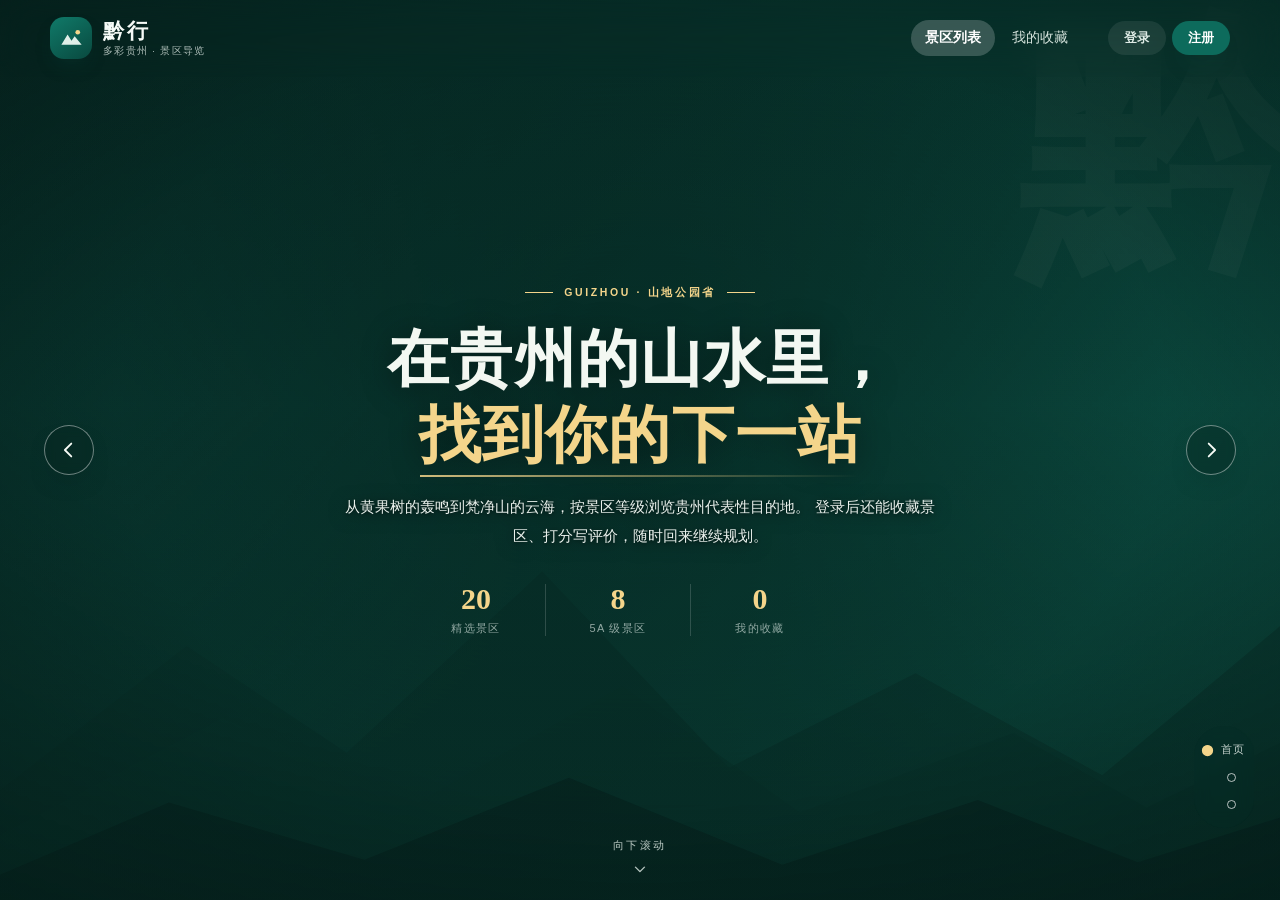
<file: index.html>
﻿﻿﻿﻿﻿﻿﻿﻿<!DOCTYPE html>
<html lang="zh-CN">
<head>
  <meta charset="UTF-8">
  <meta name="referrer" content="no-referrer">
  <meta name="viewport" content="width=device-width, initial-scale=1.0">
  <meta name="description" content="黔行 · 贵州景区导览：按 5A、4A、3A 等级浏览贵州代表性景区，查看评分与介绍，点击景区进入详情页，登录后可收藏、评价心动的旅行目的地。">
  <meta name="theme-color" content="#0d5c4d">
  <title>黔行 · 贵州景区导览</title>
  <link rel="icon" href="assets/favicon.svg" type="image/svg+xml">
  <link rel="stylesheet" href="assets/css/main.css">
  <link rel="stylesheet" href="assets/css/fullpage.css">
</head>
<body data-page="home">
  <header class="site-header">
    <div class="container header-inner">
      <a class="brand" data-go-home aria-label="黔行 · 贵州景区导览首页">
        <span class="brand-mark" aria-hidden="true">
          <svg viewBox="0 0 32 32" focusable="false">
            <path d="M3 24 11 11l5 8 4-6 9 11H3Z" fill="currentColor" opacity=".96"/>
            <circle cx="24" cy="8" r="3" fill="#f4d58b"/>
          </svg>
        </span>
        <span class="brand-text">
          <strong>黔行</strong>
          <small>多彩贵州 · 景区导览</small>
        </span>
      </a>

      <nav class="main-nav" aria-label="主导航">
        <a data-go-home data-nav="home">景区列表</a>
        <a href="favorites.html" data-nav="favorites">
          我的收藏
          <span class="nav-count" id="favNavCount" hidden>0</span>
        </a>
      </nav>

      <div class="header-auth" id="headerAuth">
        <a class="btn btn-quiet btn-sm" href="login.html">登录</a>
        <a class="btn btn-solid btn-sm" href="login.html?tab=register">注册</a>
      </div>
    </div>
  </header>

  <main>
    <section class="hero" aria-label="贵州景区风光轮播">
      <div class="hero-slides" aria-hidden="true">
		  <div class="hero-slide hero-slide-brand" data-hero-slide="6">
		    <div class="hero-art">
		      <span class="hero-watermark">黔</span>
		      <svg class="hero-ridges" viewBox="0 0 1440 420" preserveAspectRatio="none" focusable="false">
		        <path class="ridge ridge-1" d="M0 330 210 214 390 300 610 154 820 312 1030 236 1240 318 1440 198V420H0Z"/>
		        <path class="ridge ridge-2" d="M0 366 250 272 470 340 700 246 900 348 1140 284 1290 344 1440 292V420H0Z"/>
		        <path class="ridge ridge-3" d="M0 398 190 340 410 386 640 320 880 390 1100 338 1280 388 1440 352V420H0Z"/>
		      </svg>
		    </div>
		  </div>
        <div class="hero-slide is-active" data-hero-slide="0" style="background-image:url('assets/img/hero/huangguoshu-falls.jpg')"></div>
        <div class="hero-slide" data-hero-slide="1" style="background-image:url('assets/img/hero/fanjing-mountains.jpg')"></div>
        <div class="hero-slide" data-hero-slide="2" style="background-image:url('assets/img/hero/zunyi-meeting.jpg')"></div>
        <div class="hero-slide" data-hero-slide="3" style="background-image:url('assets/img/hero/chishui-danxia.jpg')"></div>
        <div class="hero-slide" data-hero-slide="4" style="background-image:url('assets/img/hero/xiaoqikong.jpg')"></div>
        <div class="hero-slide" data-hero-slide="5" style="background-image:url('assets/img/hero/zhijindong.jpg')"></div>
      </div>

      <div class="hero-shade" aria-hidden="true"></div>

      <div class="container hero-inner">
        <p class="hero-eyebrow"><span aria-hidden="true"></span>GUIZHOU · 山地公园省<span aria-hidden="true"></span></p>
        <h1>在贵州的山水里，<br><em>找到你的下一站</em></h1>
        <p class="hero-desc">
          从黄果树的轰鸣到梵净山的云海，按景区等级浏览贵州代表性目的地。
          登录后还能收藏景区、打分写评价，随时回来继续规划。
        </p>

        <div class="hero-stats" aria-label="景区数据概览">
          <div class="stat"><strong id="statTotal">20</strong><span>精选景区</span></div>
          <div class="stat"><strong id="statLevel5a">8</strong><span>5A 级景区</span></div>
          <div class="stat"><strong id="statFav">0</strong><span>我的收藏</span></div>
        </div>
      </div>

      <button type="button" class="hero-arrow hero-arrow-prev" data-hero-prev aria-label="上一张图片">
        <svg viewBox="0 0 24 24" width="22" height="22" aria-hidden="true" focusable="false">
          <path d="m14.5 5-7 7 7 7" fill="none" stroke="currentColor" stroke-width="2" stroke-linecap="round" stroke-linejoin="round"/>
        </svg>
      </button>
      <button type="button" class="hero-arrow hero-arrow-next" data-hero-next aria-label="下一张图片">
        <svg viewBox="0 0 24 24" width="22" height="22" aria-hidden="true" focusable="false">
          <path d="m9.5 5 7 7-7 7" fill="none" stroke="currentColor" stroke-width="2" stroke-linecap="round" stroke-linejoin="round"/>
        </svg>
      </button>
    </section>

    <div class="container">
      <div class="browse-head">
        <div>
          <p class="section-eyebrow">按等级探索</p>
          <h2>贵州景区分级导览</h2>
        </div>
        <p class="browse-note">从世界级名片到城市周边，按你的时间与兴趣，挑一条合适的路线。</p>
      </div>

      <div class="browse-search-row">
        <div class="hero-search" role="search">
          <svg class="search-icon" viewBox="0 0 24 24" width="20" height="20" aria-hidden="true" focusable="false">
            <circle cx="11" cy="11" r="7" fill="none" stroke="currentColor" stroke-width="1.8"/>
            <path d="m16.5 16.5 4 4" fill="none" stroke="currentColor" stroke-width="1.8" stroke-linecap="round"/>
          </svg>
          <label class="sr-only" for="searchInput">搜索景区、城市或玩法</label>
          <input id="searchInput" type="search" placeholder="搜索景区、城市或玩法，如“瀑布”“苗寨”" autocomplete="off" spellcheck="false">
          <button type="button" class="search-clear" id="clearSearch" aria-label="清空搜索" hidden>×</button>
        </div>
      </div>

      <div class="filter-wrap">
        <div class="level-filter" id="levelFilters" role="group" aria-label="按景区等级筛选">
          <button type="button" class="filter-tab is-active" data-level-filter="ALL" aria-pressed="true">
            全部 <span class="tab-count" data-count-for="ALL">20</span>
          </button>
          <button type="button" class="filter-tab" data-level-filter="5A" aria-pressed="false">
            5A 级 <span class="tab-count" data-count-for="5A">8</span>
          </button>
          <button type="button" class="filter-tab" data-level-filter="4A" aria-pressed="false">
            4A 级 <span class="tab-count" data-count-for="4A">8</span>
          </button>
          <button type="button" class="filter-tab" data-level-filter="3A" aria-pressed="false">
            3A 级 <span class="tab-count" data-count-for="3A">4</span>
          </button>
        </div>
      </div>

      <div class="result-bar">
        <span class="result-text" id="resultText" aria-live="polite">全部景区 · 共 20 个</span>
        <button type="button" class="text-btn" id="resetFilters" hidden>清除筛选</button>
      </div>

      <div class="spot-sections" id="spotSections" aria-live="polite"></div>
    </div>
  </main>

  <footer class="site-footer">
    <div class="container footer-inner">
      <div class="footer-brand">
        <span class="footer-mark" aria-hidden="true">黔</span>
        <div>
          <strong>黔行 · 贵州景区导览</strong>
          <p>山路弯弯，风景慢慢。</p>
        </div>
      </div>
      <div class="footer-links">
        <a data-go-home>景区列表</a>
        <a href="favorites.html">我的收藏</a>
        <a href="login.html">登录 / 注册</a>
      </div>
      <p class="footer-note">演示项目。景区等级、票价与开放信息请以官方最新公告为准。</p>
    </div>
  </footer>

  <!-- ========= SPA 嵌入视图 ========= -->

  <!-- city 视图：贵州美食与景点 -->
  <section id="spaCity" hidden aria-hidden="true">
    <section class="city-hero" id="cityHero" aria-label="市/自治州详情头部">
      <div class="container city-hero-inner">
        <a class="city-back" data-go-home="list" aria-label="返回贵州全省地图">
          <svg viewBox="0 0 24 24" width="14" height="14" aria-hidden="true" focusable="false">
            <path d="m14.5 5-7 7 7 7" fill="none" stroke="currentColor" stroke-width="2" stroke-linecap="round" stroke-linejoin="round"/>
          </svg>
          <span>返回全省地图</span>
        </a>
        <p class="city-hero-kicker" id="cityKicker">GUIZHOU · 贵州省</p>
        <h1 id="cityName">加载中…</h1>
        <p class="city-hero-nick" id="cityNick"></p>
        <p class="city-hero-desc" id="cityDesc"></p>
      </div>
      <div class="city-hero-shade" aria-hidden="true"></div>
    </section>
    <main class="city-main">
      <div class="container">
        <nav class="city-tabs" id="cityTabs" role="tablist" aria-label="美食与美景切换">
          <button type="button" class="city-tab is-active" id="tabFood" data-city-tab="food" role="tab" aria-selected="true">
            <span class="city-tab-emoji">🍜</span>
            <span>本地美食</span>
            <span class="city-tab-count" id="tabFoodCount">0</span>
          </button>
          <button type="button" class="city-tab" id="tabSpots" data-city-tab="spots" role="tab" aria-selected="false">
            <span class="city-tab-emoji">🏞️</span>
            <span>景点精选</span>
            <span class="city-tab-count" id="tabSpotsCount">0</span>
          </button>
        </nav>

        <div class="city-content" id="cityContent" role="tabpanel"></div>

        <p class="city-note" id="cityNote">
          以上为内置示例内容，来源：公开旅游资讯整理。
        </p>
      </div>
    </main>
  </section>

  <!-- spot 视图：景区详情 -->
  <section id="spaSpot" hidden aria-hidden="true">
    <main>
      <section class="page-hero spot-hero" id="spotHero">
        <div class="page-hero-art" aria-hidden="true">
          <span id="spotWatermark">景</span>
          <svg viewBox="0 0 1440 300" preserveAspectRatio="none" focusable="false">
            <path d="M0 250 200 150 380 230 580 110 800 245 1000 170 1200 240 1440 140V300H0Z"/>
          </svg>
        </div>
        <div class="container page-hero-inner spot-hero-inner">
          <p class="spot-hero-kicker">
            <span class="level-pill spot-level" id="spotLevel" data-level="5A">5A</span>
            <span class="spot-hero-city" id="spotEyebrow">景区详情</span>
          </p>
          <h1 id="spotName">景区详情</h1>
          <p class="spot-hero-lead" id="spotLead"></p>
          <div class="spot-hero-actions">
            <div id="spotRating"></div>
            <button type="button" class="spot-fav-btn" id="spotFav" data-fav="" aria-pressed="false">
              <svg viewBox="0 0 24 24" width="16" height="16" aria-hidden="true" focusable="false"><path d="M20.8 4.6a5.5 5.5 0 0 0-7.8 0L12 5.6l-1-1a5.5 5.5 0 1 0-7.8 7.8l1 1L12 21l7.8-7.6 1-1a5.5 5.5 0 0 0 0-7.8Z" fill="none" stroke="currentColor" stroke-width="1.8" stroke-linecap="round" stroke-linejoin="round"/></svg>
              <span class="fav-text" id="spotFavText">收藏景点</span>
            </button>
          </div>
        </div>
      </section>

      <div class="container">
        <div class="spot-detail" id="spotDetail">
          <div class="spot-main" id="spotMain"></div>
          <div class="spot-reviews reviews-block" id="spotReviews" data-reviews-for=""></div>
        </div>

        <div class="empty-state" id="spotMissing" hidden></div>
      </div>
    </main>
  </section>

  <!-- food 视图：美食详情 -->
  <section id="spaFood" hidden aria-hidden="true">
    <main>
      <section class="page-hero spot-hero food-hero" id="foodHero">
        <div class="page-hero-art" aria-hidden="true">
          <span id="foodWatermark">食</span>
          <svg viewBox="0 0 1440 300" preserveAspectRatio="none" focusable="false">
            <path d="M0 250 200 150 380 230 580 110 800 245 1000 170 1200 240 1440 140V300H0Z"/>
          </svg>
        </div>
        <div class="container page-hero-inner spot-hero-inner">
          <p class="spot-hero-kicker">
            <span class="level-pill" id="foodTag" data-level="">美食</span>
            <span class="spot-hero-city" id="foodEyebrow">美食详情</span>
          </p>
          <h1 id="foodName">美食详情</h1>
          <p class="spot-hero-lead" id="foodLead"></p>
          <div class="spot-hero-actions">
            <div id="foodRating"></div>
            <button type="button" class="spot-fav-btn" id="foodFav" data-fav="" aria-pressed="false">
              <svg viewBox="0 0 24 24" width="16" height="16" aria-hidden="true" focusable="false"><path d="M20.8 4.6a5.5 5.5 0 0 0-7.8 0L12 5.6l-1-1a5.5 5.5 0 1 0-7.8 7.8l1 1L12 21l7.8-7.6 1-1a5.5 5.5 0 0 0 0-7.8Z" fill="none" stroke="currentColor" stroke-width="1.8" stroke-linecap="round" stroke-linejoin="round"/></svg>
              <span class="fav-text" id="foodFavText">收藏美食</span>
            </button>
          </div>
        </div>
      </section>

      <div class="container">
        <div class="spot-detail" id="foodDetail">
          <div class="spot-main" id="foodMain"></div>
          <div class="spot-reviews reviews-block" id="foodReviews" data-reviews-for=""></div>
        </div>

        <div class="empty-state" id="foodMissing" hidden></div>
      </div>
    </main>
  </section>

  <!-- culture 视图：市/州文化概览 -->
  <section id="spaCulture" hidden aria-hidden="true">
    <main class="culture-main">
      <div class="container">
        <nav class="culture-back" aria-label="返回贵州全省地图">
          <button type="button" data-go-home="list" class="culture-back-btn">
            <svg viewBox="0 0 24 24" width="14" height="14" aria-hidden="true"><path d="m14.5 5-7 7 7 7" fill="none" stroke="currentColor" stroke-width="2" stroke-linecap="round" stroke-linejoin="round"/></svg>
            <span>返回全省地图</span>
          </button>
        </nav>
        <header class="culture-hero">
          <p class="culture-hero-kicker" id="cultureKicker">GUIZHOU · 贵州省</p>
          <h1 id="cultureName">加载中…</h1>
          <p class="culture-hero-nick" id="cultureNick"></p>
        </header>
        <div class="culture-content" id="cultureContent">
          <!-- JS 渲染 -->
        </div>
      </div>
    </main>
  </section>

  <!-- ========= Scripts（router 在最前） ========= -->
  <script src="assets/js/navigate.js" defer></script>
  <script src="assets/js/data.js" defer></script>
  <script src="assets/js/store.js" defer></script>
  <script src="assets/js/reviews.js" defer></script>
  <script src="assets/js/ui.js" defer></script>
  <script src="assets/js/hero.js" defer></script>
  <script src="assets/js/vendor/echarts.min.js" defer></script>
  <script src="assets/js/geo-data.js" defer></script>
  <script src="assets/js/map.js" defer></script>
  <script src="assets/js/fullpage.js" defer></script>
  <script src="assets/js/list.js" defer></script>
  <script src="assets/js/router.js" defer></script>
  <script src="assets/js/city.js" defer></script>
  <script src="assets/js/spot.js" defer></script>
  <script src="assets/js/food.js" defer></script>
  <script src="assets/js/culture.js" defer></script>
</body>
</html>
</file>
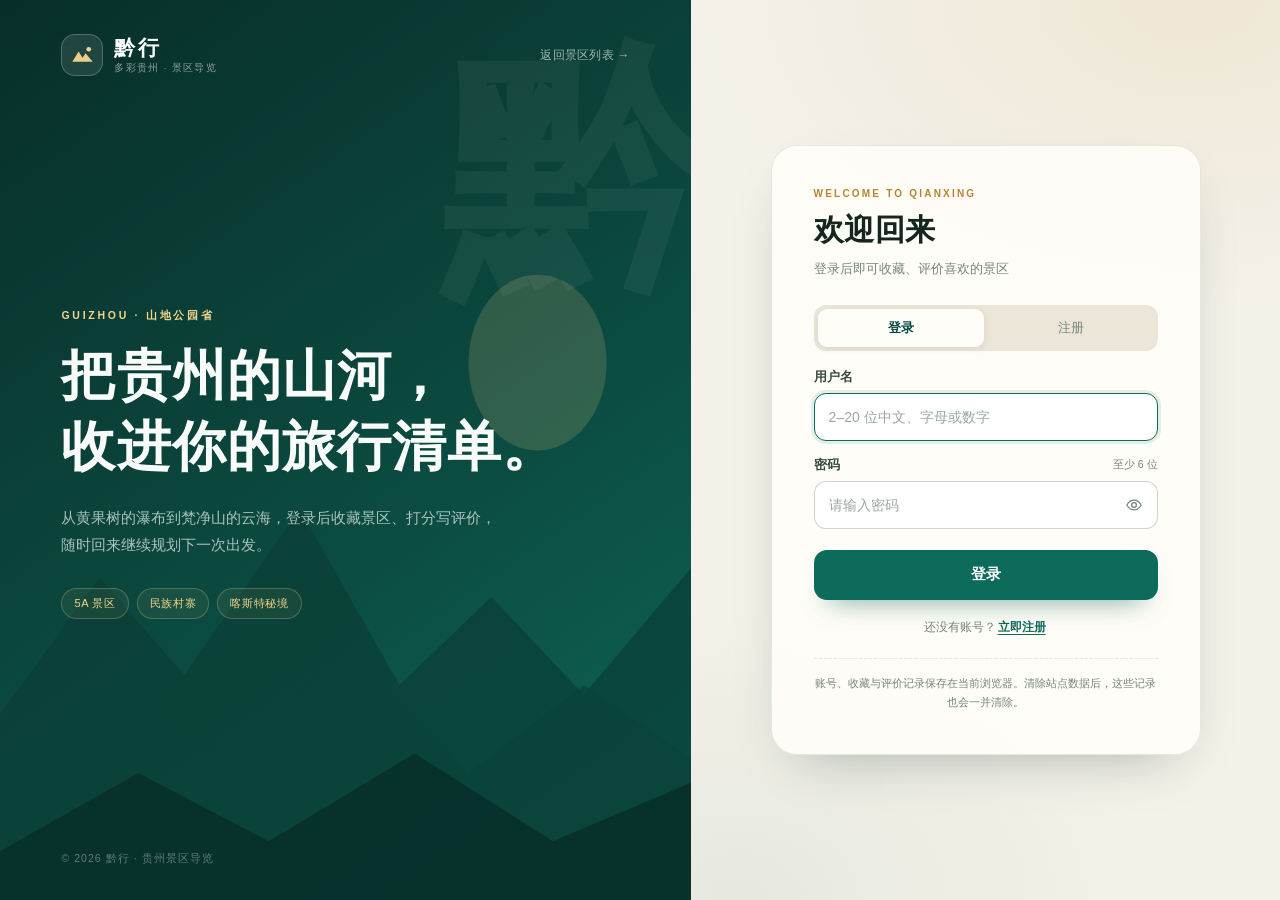
<file: admin.html>
<!doctype html>
<html lang="zh-CN">
  <head>
    <meta charset="UTF-8" />
    <meta name="viewport" content="width=device-width, initial-scale=1.0" />
    <title>后台管理 · 黔行贵州景区导览</title>
    <link rel="stylesheet" href="assets/css/main.css" />
    <link rel="stylesheet" href="assets/css/admin.css" />
  </head>
  <body>
    <header class="site-header" data-shell-header>
      <!-- 由 ui.js renderHeader 注入 -->
    </header>

    <main class="admin-main">
      <div class="page-head">
        <p class="page-kicker">ADMIN CONSOLE</p>
        <h1>后台管理</h1>
        <p class="page-sub">管理用户、景点与评价。仅管理员可见，操作立即生效。</p>
      </div>

      <nav class="admin-tabs" role="tablist" aria-label="后台管理分区">
        <button type="button" class="admin-tab is-active" data-tab="users" role="tab" aria-selected="true">用户管理</button>
        <button type="button" class="admin-tab" data-tab="spots" role="tab" aria-selected="false">景点管理</button>
        <button type="button" class="admin-tab" data-tab="reviews" role="tab" aria-selected="false">评论管理</button>
      </nav>

      <div class="admin-stats">
        <div class="stat-card">
          <span class="stat-label">注册用户</span>
          <span class="stat-value" data-stat="users">–</span>
        </div>
        <div class="stat-card">
          <span class="stat-label">正常用户</span>
          <span class="stat-value" data-stat="active">–</span>
        </div>
        <div class="stat-card">
          <span class="stat-label">已封禁</span>
          <span class="stat-value" data-stat="banned">–</span>
        </div>
      </div>

      <section id="panel-users" class="admin-panel is-active" role="tabpanel">
        <div class="panel-toolbar">
          <h2>用户管理</h2>
          <span class="muted">封禁普通用户时需填写理由，被封禁用户登录时会看到该理由。</span>
        </div>
        <div id="userTable" class="data-table-wrap">加载中…</div>
      </section>

      <section id="panel-spots" class="admin-panel" role="tabpanel" hidden>
        <div class="panel-toolbar">
          <h2>景点管理</h2>
          <button type="button" id="addSpotBtn" class="btn btn-solid">+ 新增景点</button>
        </div>
        <p class="panel-tip">新增的景点会同步到全站景区列表；删除已倒闭景点会同时清除其下所有评价。</p>
        <div id="spotTable" class="data-table-wrap">加载中…</div>
      </section>

      <section id="panel-reviews" class="admin-panel" role="tabpanel" hidden>
        <div class="panel-toolbar">
          <h2>评论管理</h2>
          <span class="muted">共 <span id="reviewCount">0</span> 条真实用户评价</span>
        </div>
        <p class="panel-tip">可查看全站用户评价，并对不当言论做删除处理；删除后对所有用户即时生效。</p>
        <div id="reviewTable" class="data-table-wrap">加载中…</div>
      </section>
    </main>

    <!-- 封禁理由弹窗 -->
    <div id="banModal" class="modal-overlay" hidden>
      <div class="modal-card" role="dialog" aria-modal="true" aria-labelledby="banTitle">
        <h3 id="banTitle">封禁用户</h3>
        <p class="modal-desc">
          你正在封禁 <strong id="banTarget">–</strong>。请填写封禁理由，该用户登录时会看到这条理由。
        </p>
        <textarea id="banReason" rows="4" maxlength="255" placeholder="例如：发布违规广告、恶意刷评等"></textarea>
        <p class="char-count"><span id="banReasonCount">0</span>/255</p>
        <div class="modal-actions">
          <button type="button" class="btn btn-ghost" data-close-modal>取消</button>
          <button type="button" class="btn btn-danger" id="confirmBanBtn">确认封禁</button>
        </div>
      </div>
    </div>

    <!-- 新增/编辑景点表单弹窗 -->
    <div id="spotModal" class="modal-overlay" hidden>
      <div class="modal-card modal-card-wide" role="dialog" aria-modal="true" aria-labelledby="spotTitle">
        <h3 id="spotTitle">新增景点</h3>
        <form id="spotForm" class="spot-form" autocomplete="off">
          <div class="form-row">
            <label>景区标识 <em>*</em>
              <input type="text" name="id" required placeholder="英文小写，如 xiaoqikong" />
            </label>
            <label>景区名称 <em>*</em>
              <input type="text" name="name" required placeholder="如 小七孔景区" />
            </label>
          </div>
          <div class="form-row">
            <label>等级 <em>*</em>
              <select name="level">
                <option value="5A">5A</option>
                <option value="4A">4A</option>
                <option value="3A">3A</option>
              </select>
            </label>
            <label>所在城市 <em>*</em>
              <input type="text" name="city" required placeholder="如 黔南州" />
            </label>
          </div>
          <div class="form-row">
            <label>区/县
              <input type="text" name="area" placeholder="如 荔波县" />
            </label>
            <label>地址
              <input type="text" name="address" placeholder="景区详细地址" />
            </label>
          </div>
          <div class="form-row">
            <label>基础评分
              <input type="number" name="rating" min="0" max="5" step="0.1" value="0" />
            </label>
            <label>评分人数
              <input type="number" name="ratingCount" min="0" step="1" value="0" />
            </label>
          </div>
          <label>一句话简介
            <input type="text" name="summary" placeholder="一句话概括景区特色" />
          </label>
          <label>详细介绍
            <textarea name="intro" rows="3" placeholder="景区的详细介绍"></textarea>
          </label>
          <div class="form-row">
            <label>标签（逗号分隔）
              <input type="text" name="tags" placeholder="世界遗产, 避暑, 亲子" />
            </label>
            <label>亮点（逗号分隔）
              <input type="text" name="highlights" placeholder="古桥, 水上森林" />
            </label>
          </div>
          <div class="form-row">
            <label>最佳季节
              <input type="text" name="bestSeason" placeholder="如 4–10 月" />
            </label>
            <label>建议游玩时长
              <input type="text" name="duration" placeholder="如 1 天" />
            </label>
          </div>
          <div class="form-row">
            <label>参考票价
              <input type="text" name="ticket" placeholder="如 约 110 元" />
            </label>
            <label>图标 emoji
              <input type="text" name="emoji" placeholder="如 🌿" />
            </label>
          </div>
          <div class="form-row">
            <label>封面图路径
              <input type="text" name="heroImage" placeholder="assets/img/cover/xxx.jpg" />
            </label>
            <label>主题色
              <span class="color-row">
                <input type="color" name="color1" value="#0d5c4d" />
                <input type="color" name="color2" value="#4ade80" />
              </span>
            </label>
          </div>
          <div class="modal-actions">
            <button type="button" class="btn btn-ghost" data-close-modal>取消</button>
            <button type="submit" class="btn btn-solid" id="saveSpotBtn">保存</button>
          </div>
        </form>
      </div>
    </div>

    <footer class="site-footer">
      <p>黔行 · 贵州景区导览 · 后台管理端</p>
    </footer>

    <script src="assets/js/navigate.js" defer></script>
    <script src="assets/js/data.js" defer></script>
    <script src="assets/js/store.js" defer></script>
    <script src="assets/js/ui.js" defer></script>
    <script src="assets/js/admin.js" defer></script>
  </body>
</html>
</file>
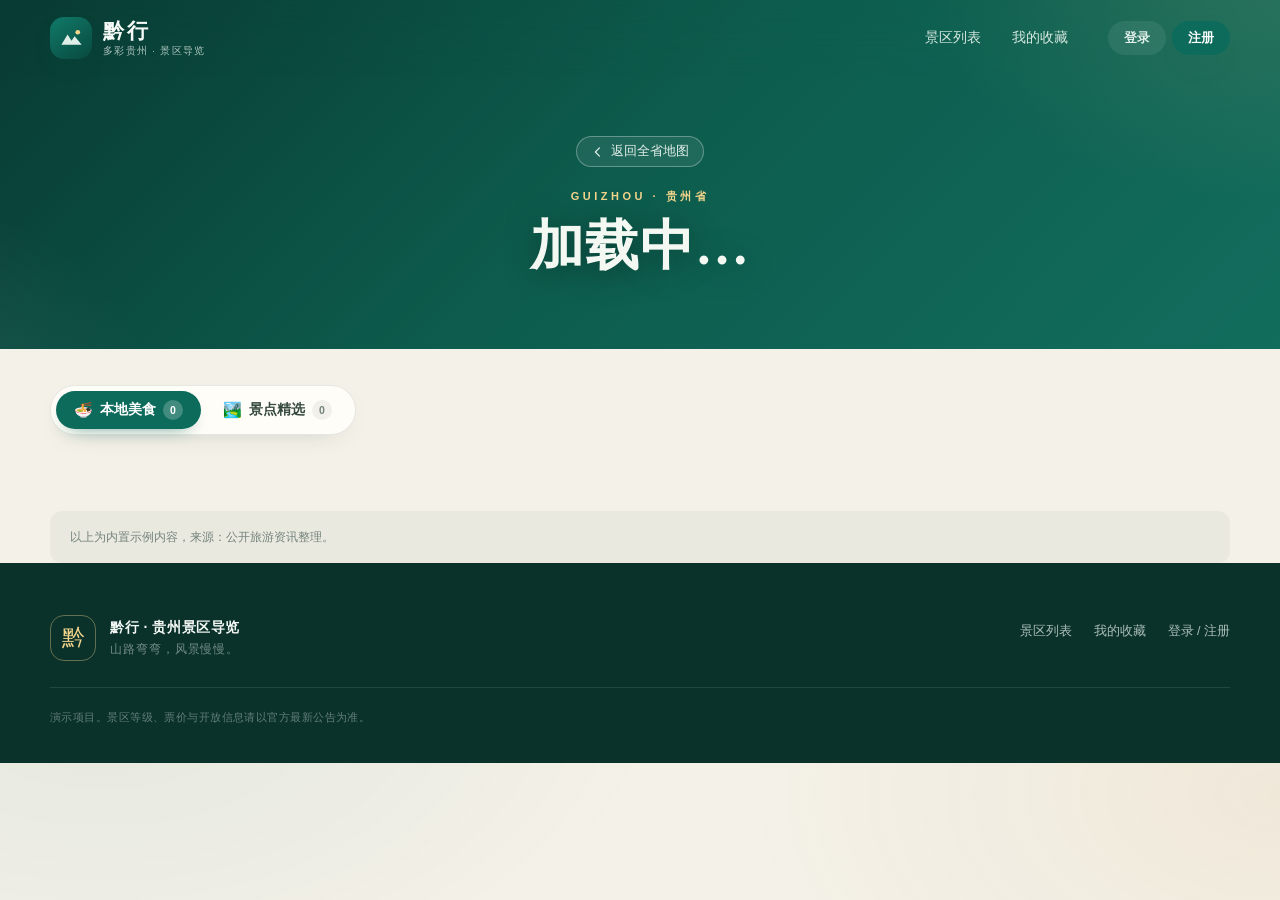
<file: city.html>
﻿<!DOCTYPE html>
<html lang="zh-CN">
<head>
  <meta charset="UTF-8">
  <meta name="viewport" content="width=device-width, initial-scale=1.0">
  <meta name="description" content="黔行 · 贵州各地美食与景点导览：按市/自治州查看本地知名美食推荐与景点精选。">
  <meta name="theme-color" content="#0d5c4d">
  <title>贵州美食与景点 · 黔行</title>
  <link rel="icon" href="assets/favicon.svg" type="image/svg+xml">
  <link rel="stylesheet" href="assets/css/main.css">
</head>
<body data-page="city">
  <header class="site-header site-header-transparent" id="cityHeader">
    <div class="container header-inner">
      <a class="brand" data-go-home aria-label="黔行 · 贵州景区导览首页">
        <span class="brand-mark" aria-hidden="true">
          <svg viewBox="0 0 32 32" focusable="false">
            <path d="M3 24 11 11l5 8 4-6 9 11H3Z" fill="currentColor" opacity=".96"/>
            <circle cx="24" cy="8" r="3" fill="#f4d58b"/>
          </svg>
        </span>
        <span class="brand-text">
          <strong>黔行</strong>
          <small>多彩贵州 · 景区导览</small>
        </span>
      </a>

      <nav class="main-nav" aria-label="主导航">
        <a data-go-home data-nav="home">景区列表</a>
        <a href="favorites.html" data-nav="favorites">
          我的收藏
          <span class="nav-count" id="favNavCount" hidden>0</span>
        </a>
      </nav>

      <div class="header-auth" id="headerAuth">
        <a class="btn btn-quiet btn-sm" href="login.html">登录</a>
        <a class="btn btn-solid btn-sm" href="login.html?tab=register">注册</a>
      </div>
    </div>
  </header>

  <section class="city-hero" id="cityHero" aria-label="市/自治州详情头部">
    <div class="container city-hero-inner">
      <a class="city-back" data-go-home="list" aria-label="返回贵州全省地图">
        <svg viewBox="0 0 24 24" width="14" height="14" aria-hidden="true" focusable="false">
          <path d="m14.5 5-7 7 7 7" fill="none" stroke="currentColor" stroke-width="2" stroke-linecap="round" stroke-linejoin="round"/>
        </svg>
        <span>返回全省地图</span>
      </a>

      <p class="city-hero-kicker" id="cityKicker">GUIZHOU · 贵州省</p>
      <h1 id="cityName">加载中…</h1>
      <p class="city-hero-nick" id="cityNick"></p>
      <p class="city-hero-desc" id="cityDesc"></p>
    </div>
    <div class="city-hero-shade" aria-hidden="true"></div>
  </section>

  <main class="city-main">
    <div class="container">
      <nav class="city-tabs" id="cityTabs" role="tablist" aria-label="美食与美景切换">
        <button type="button" class="city-tab is-active" id="tabFood" data-city-tab="food" role="tab" aria-selected="true">
          <span class="city-tab-emoji">🍜</span>
          <span>本地美食</span>
          <span class="city-tab-count" id="tabFoodCount">0</span>
        </button>
        <button type="button" class="city-tab" id="tabSpots" data-city-tab="spots" role="tab" aria-selected="false">
          <span class="city-tab-emoji">🏞️</span>
          <span>景点精选</span>
          <span class="city-tab-count" id="tabSpotsCount">0</span>
        </button>
      </nav>

      <div class="city-content" id="cityContent" role="tabpanel"></div>

      <p class="city-note" id="cityNote">
        以上为内置示例内容，来源：公开旅游资讯整理。
      </p>
    </div>
  </main>

  <footer class="site-footer">
    <div class="container footer-inner">
      <div class="footer-brand">
        <span class="footer-mark" aria-hidden="true">黔</span>
        <div>
          <strong>黔行 · 贵州景区导览</strong>
          <p>山路弯弯，风景慢慢。</p>
        </div>
      </div>
      <div class="footer-links">
        <a data-go-home>景区列表</a>
        <a href="favorites.html">我的收藏</a>
        <a href="login.html">登录 / 注册</a>
      </div>
      <p class="footer-note">演示项目。景区等级、票价与开放信息请以官方最新公告为准。</p>
    </div>
  </footer>

  <script src="assets/js/navigate.js" defer></script>
  <script src="assets/js/data.js" defer></script>
  <script src="assets/js/city.js" defer></script>
</body>
</html>
</file>
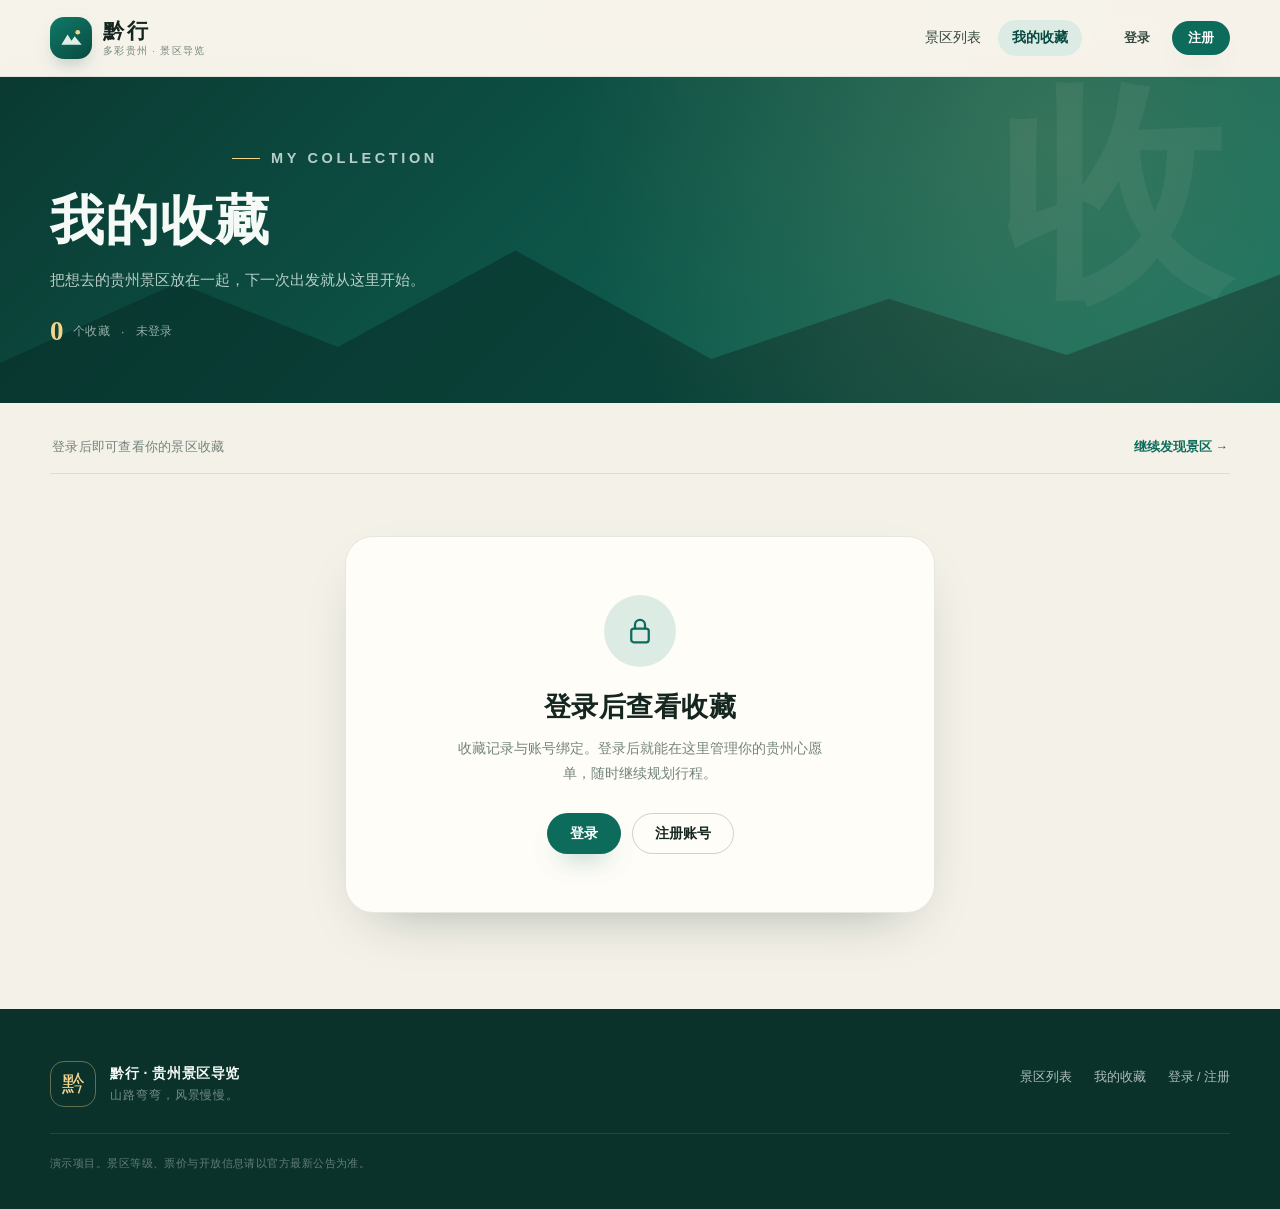
<file: favorites.html>
﻿<!DOCTYPE html>
<html lang="zh-CN">
<head>
  <meta charset="UTF-8">
  <meta name="viewport" content="width=device-width, initial-scale=1.0">
  <meta name="description" content="查看你收藏的贵州景区，登录后可随时管理旅行心愿单。">
  <meta name="theme-color" content="#0d5c4d">
  <title>我的收藏 · 黔行</title>
  <link rel="icon" href="assets/favicon.svg" type="image/svg+xml">
  <link rel="stylesheet" href="assets/css/main.css">
</head>
<body data-page="favorites">
  <header class="site-header">
    <div class="container header-inner">
      <a class="brand" data-go-home aria-label="黔行 · 贵州景区导览首页">
        <span class="brand-mark" aria-hidden="true">
          <svg viewBox="0 0 32 32" focusable="false">
            <path d="M3 24 11 11l5 8 4-6 9 11H3Z" fill="currentColor" opacity=".96"/>
            <circle cx="24" cy="8" r="3" fill="#f4d58b"/>
          </svg>
        </span>
        <span class="brand-text">
          <strong>黔行</strong>
          <small>多彩贵州 · 景区导览</small>
        </span>
      </a>

      <nav class="main-nav" aria-label="主导航">
        <a data-go-home data-nav="home">景区列表</a>
        <a href="favorites.html" data-nav="favorites">
          我的收藏
          <span class="nav-count" id="favNavCount" hidden>0</span>
        </a>
      </nav>

      <div class="header-auth" id="headerAuth">
        <a class="btn btn-quiet btn-sm" href="login.html">登录</a>
        <a class="btn btn-solid btn-sm" href="login.html?tab=register">注册</a>
      </div>
    </div>
  </header>

  <main>
    <section class="page-hero">
      <div class="page-hero-art" aria-hidden="true">
        <span>收</span>
        <svg viewBox="0 0 1440 300" preserveAspectRatio="none" focusable="false">
          <path d="M0 250 200 150 380 230 580 110 800 245 1000 170 1200 240 1440 140V300H0Z"/>
        </svg>
      </div>
      <div class="container page-hero-inner">
        <p class="hero-eyebrow"><span aria-hidden="true"></span>MY COLLECTION</p>
        <h1>我的收藏</h1>
        <p>把想去的贵州景区放在一起，下一次出发就从这里开始。</p>
        <div class="page-hero-meta">
          <strong id="favCount">0</strong>
          <span>个收藏</span>
          <span class="meta-dot" aria-hidden="true">·</span>
          <span id="favUserLabel">未登录</span>
        </div>
      </div>
    </section>

    <div class="container favorites-main">
      <div class="result-bar favorites-bar">
        <span class="result-text" id="favoritesHint">登录后即可查看你的景区收藏</span>
        <a class="text-link" data-go-home>继续发现景区 →</a>
      </div>

      <div id="favoritesContent" aria-live="polite"></div>
    </div>
  </main>

  <footer class="site-footer">
    <div class="container footer-inner">
      <div class="footer-brand">
        <span class="footer-mark" aria-hidden="true">黔</span>
        <div>
          <strong>黔行 · 贵州景区导览</strong>
          <p>山路弯弯，风景慢慢。</p>
        </div>
      </div>
      <div class="footer-links">
        <a data-go-home>景区列表</a>
        <a href="favorites.html">我的收藏</a>
        <a href="login.html">登录 / 注册</a>
      </div>
      <p class="footer-note">演示项目。景区等级、票价与开放信息请以官方最新公告为准。</p>
    </div>
  </footer>

  <script src="assets/js/navigate.js" defer></script>
  <script src="assets/js/data.js" defer></script>
  <script src="assets/js/store.js" defer></script>
  <script src="assets/js/ui.js" defer></script>
  <script src="assets/js/favorites.js" defer></script>
</body>
</html>
</file>
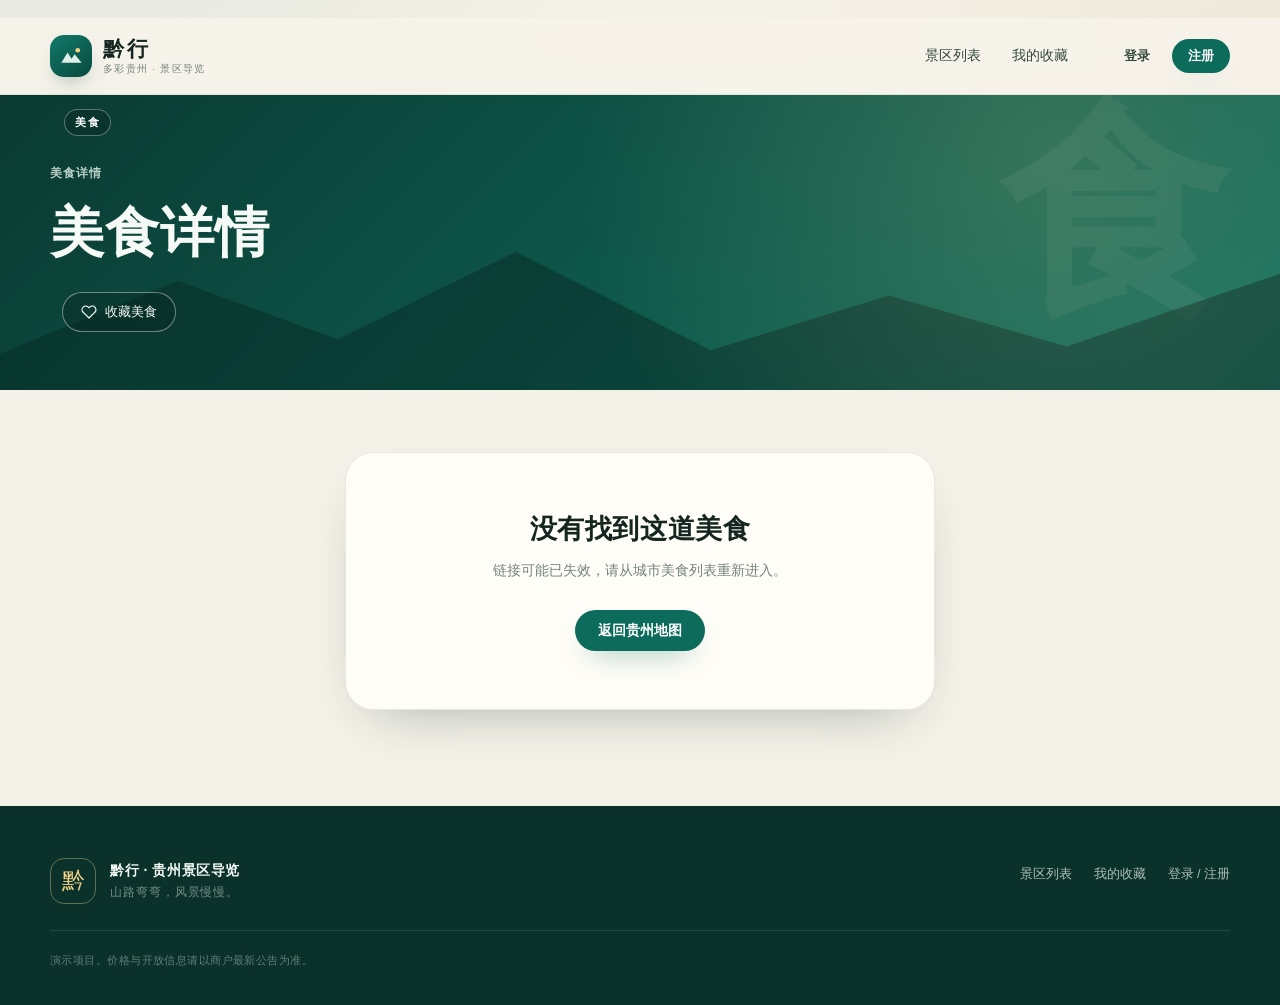
<file: food.html>
﻿﻿﻿﻿<!DOCTYPE html>
<html lang="zh-CN">
<head>
  <meta charset="UTF-8">
  <meta name="viewport" content="width=device-width, initial-scale=1.0">
  <meta name="description" content="黔行 · 贵州美食详情：查看特色美食介绍、参考价格与食客评价。">
  <meta name="theme-color" content="#7c2d12">
  <title>美食详情 · 黔行</title>
  <link rel="icon" href="assets/favicon.svg" type="image/svg+xml">
  <link rel="stylesheet" href="assets/css/main.css">
</head>
<body data-page="food">
  <header class="site-header">
    <div class="container header-inner">
      <a class="brand" data-go-home aria-label="黔行 · 贵州景区导览首页">
        <span class="brand-mark" aria-hidden="true">
          <svg viewBox="0 0 32 32" focusable="false">
            <path d="M3 24 11 11l5 8 4-6 9 11H3Z" fill="currentColor" opacity=".96"/>
            <circle cx="24" cy="8" r="3" fill="#f4d58b"/>
          </svg>
        </span>
        <span class="brand-text">
          <strong>黔行</strong>
          <small>多彩贵州 · 景区导览</small>
        </span>
      </a>

      <nav class="main-nav" aria-label="主导航">
        <a data-go-home data-nav="home">景区列表</a>
        <a href="favorites.html" data-nav="favorites">
          我的收藏
          <span class="nav-count" id="favNavCount" hidden>0</span>
        </a>
      </nav>

      <div class="header-auth" id="headerAuth">
        <a class="btn btn-quiet btn-sm" href="login.html">登录</a>
        <a class="btn btn-solid btn-sm" href="login.html?tab=register">注册</a>
      </div>
    </div>
  </header>

  <main>
    <section class="page-hero spot-hero food-hero" id="foodHero">
      <div class="page-hero-art" aria-hidden="true">
        <span id="foodWatermark">食</span>
        <svg viewBox="0 0 1440 300" preserveAspectRatio="none" focusable="false">
          <path d="M0 250 200 150 380 230 580 110 800 245 1000 170 1200 240 1440 140V300H0Z"/>
        </svg>
      </div>
      <div class="container page-hero-inner spot-hero-inner">
        <p class="spot-hero-kicker">
          <span class="level-pill" id="foodTag" data-level="">美食</span>
          <span class="spot-hero-city" id="foodEyebrow">美食详情</span>
        </p>
        <h1 id="foodName">美食详情</h1>
        <p class="spot-hero-lead" id="foodLead"></p>
        <div class="spot-hero-actions">
          <div id="foodRating"></div>
          <button type="button" class="spot-fav-btn" id="foodFav" data-fav="" aria-pressed="false">
            <svg viewBox="0 0 24 24" width="16" height="16" aria-hidden="true" focusable="false"><path d="M20.8 4.6a5.5 5.5 0 0 0-7.8 0L12 5.6l-1-1a5.5 5.5 0 1 0-7.8 7.8l1 1L12 21l7.8-7.6 1-1a5.5 5.5 0 0 0 0-7.8Z" fill="none" stroke="currentColor" stroke-width="1.8" stroke-linecap="round" stroke-linejoin="round"/></svg>
            <span class="fav-text" id="foodFavText">收藏美食</span>
          </button>
        </div>
      </div>
    </section>

    <div class="container">
      <div class="spot-detail" id="foodDetail">
        <div class="spot-main" id="foodMain"></div>
        <div class="spot-reviews reviews-block" id="foodReviews" data-reviews-for=""></div>
      </div>

      <div class="empty-state" id="foodMissing" hidden></div>
    </div>
  </main>

  <footer class="site-footer">
    <div class="container footer-inner">
      <div class="footer-brand">
        <span class="footer-mark" aria-hidden="true">黔</span>
        <div>
          <strong>黔行 · 贵州景区导览</strong>
          <p>山路弯弯，风景慢慢。</p>
        </div>
      </div>
      <div class="footer-links">
        <a data-go-home>景区列表</a>
        <a href="favorites.html">我的收藏</a>
        <a href="login.html">登录 / 注册</a>
      </div>
      <p class="footer-note">演示项目。价格与开放信息请以商户最新公告为准。</p>
    </div>
  </footer>

  <script src="assets/js/navigate.js" defer></script>
  <script src="assets/js/data.js" defer></script>
  <script src="assets/js/store.js" defer></script>
  <script src="assets/js/reviews.js" defer></script>
  <script src="assets/js/ui.js" defer></script>
  <script src="assets/js/food.js" defer></script>
</body>
</html>
</file>
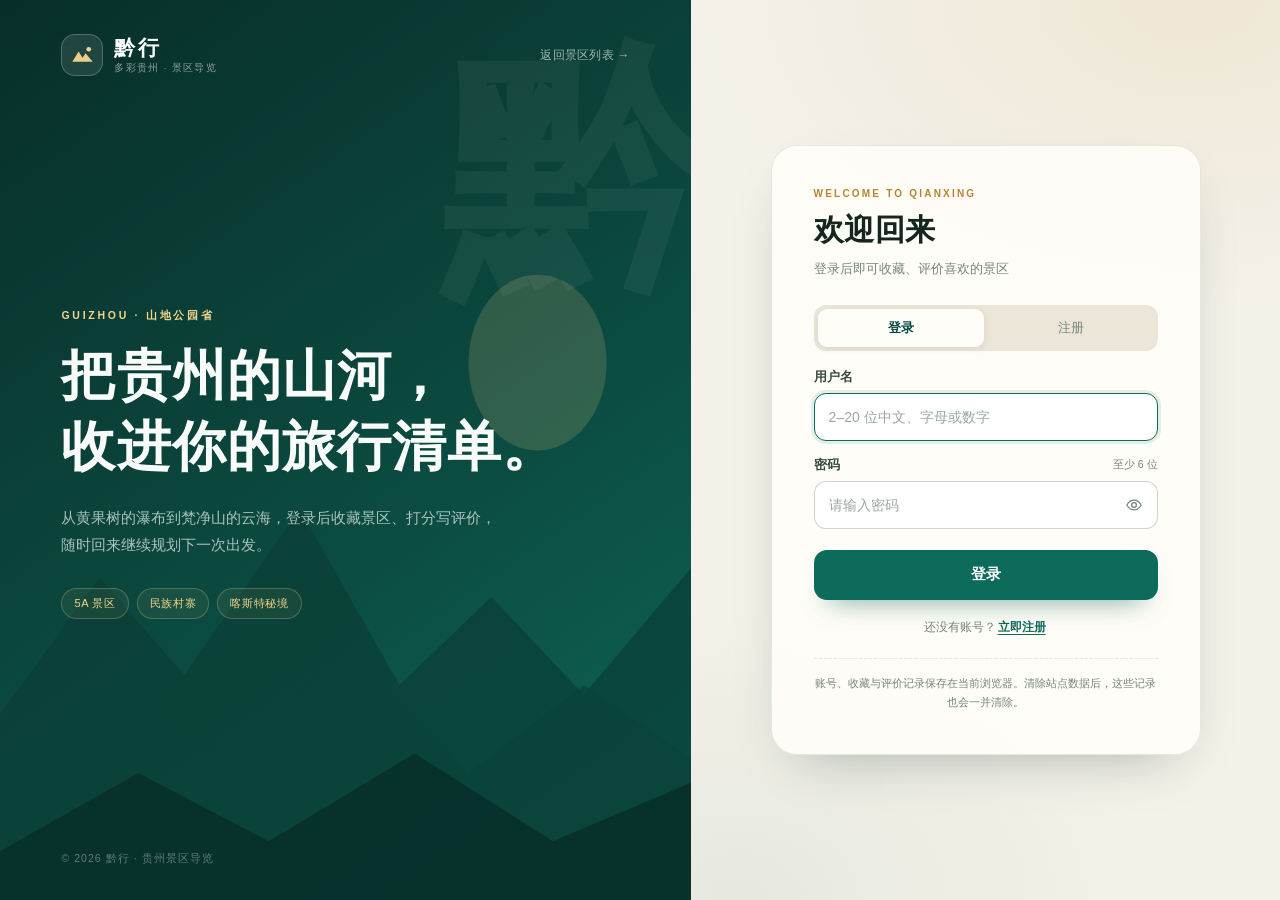
<file: login.html>
﻿<!DOCTYPE html>
<html lang="zh-CN">
<head>
  <meta charset="UTF-8">
  <meta name="viewport" content="width=device-width, initial-scale=1.0">
  <meta name="description" content="登录或注册黔行账号，收藏、评价你喜欢的贵州景区。">
  <meta name="theme-color" content="#0d5c4d">
  <title>登录 / 注册 · 黔行</title>
  <link rel="icon" href="assets/favicon.svg" type="image/svg+xml">
  <link rel="stylesheet" href="assets/css/main.css">
</head>
<body class="auth-body" data-page="login">
  <div class="auth-shell">
    <aside class="auth-visual">
      <div class="auth-art" aria-hidden="true">
        <span class="auth-watermark">黔</span>
        <svg viewBox="0 0 900 700" preserveAspectRatio="none" focusable="false">
          <circle class="auth-sun" cx="700" cy="150" r="90"/>
          <path class="auth-ridge auth-ridge-1" d="M0 510 130 370 240 470 390 300 520 480 640 390 760 490 900 360V700H0Z"/>
          <path class="auth-ridge auth-ridge-2" d="M0 580 160 460 300 560 450 440 610 570 760 480 900 555V700H0Z"/>
          <path class="auth-ridge auth-ridge-3" d="M0 650 180 570 350 640 540 550 720 640 900 580V700H0Z"/>
        </svg>
      </div>

      <div class="auth-visual-top">
        <a class="brand brand-light" data-go-home aria-label="返回黔行首页">
          <span class="brand-mark" aria-hidden="true">
            <svg viewBox="0 0 32 32" focusable="false">
              <path d="M3 24 11 11l5 8 4-6 9 11H3Z" fill="currentColor" opacity=".96"/>
              <circle cx="24" cy="8" r="3" fill="#f4d58b"/>
            </svg>
          </span>
          <span class="brand-text">
            <strong>黔行</strong>
            <small>多彩贵州 · 景区导览</small>
          </span>
        </a>
        <a class="auth-back" data-go-home>返回景区列表 →</a>
      </div>

      <div class="auth-quote">
        <p class="auth-kicker">GUIZHOU · 山地公园省</p>
        <h1>把贵州的山河，<br>收进你的旅行清单。</h1>
        <p class="auth-quote-desc">
          从黄果树的瀑布到梵净山的云海，登录后收藏景区、打分写评价，
          随时回来继续规划下一次出发。
        </p>
        <div class="auth-pills" aria-label="景区特色">
          <span>5A 景区</span>
          <span>民族村寨</span>
          <span>喀斯特秘境</span>
        </div>
      </div>

      <div class="auth-visual-foot">© 2026 黔行 · 贵州景区导览</div>
    </aside>

    <main class="auth-main">
      <div class="auth-card">
        <a class="auth-mobile-back" data-go-home>← 返回景区列表</a>
        <p class="auth-eyebrow">WELCOME TO QIANXING</p>
        <h2 class="auth-title" id="authTitle">欢迎回来</h2>
        <p class="auth-subtitle" id="authSubtitle">登录后即可收藏、评价喜欢的景区</p>

        <div class="auth-tabs" role="tablist" aria-label="登录或注册">
          <button type="button" class="auth-tab is-active" data-mode="login" role="tab" aria-selected="true">登录</button>
          <button type="button" class="auth-tab" data-mode="register" role="tab" aria-selected="false">注册</button>
        </div>

        <div class="session-notice" id="sessionNotice" hidden></div>
        <div class="form-error" id="authError" role="alert" hidden></div>

        <form class="auth-form" id="authForm" novalidate>
          <div class="field">
            <label for="username">用户名</label>
            <input id="username" name="username" type="text" autocomplete="username" placeholder="2–20 位中文、字母或数字" maxlength="20" required>
          </div>

          <div class="field">
            <label for="password">
              密码
              <span class="field-hint">至少 6 位</span>
            </label>
            <div class="password-wrap">
              <input id="password" name="password" type="password" autocomplete="current-password" placeholder="请输入密码" maxlength="32" required>
              <button type="button" class="eye-btn" data-toggle-password="password" aria-label="显示密码" aria-pressed="false">
                <svg class="eye-open" viewBox="0 0 24 24" width="18" height="18" aria-hidden="true" focusable="false">
                  <path d="M2.5 12S6 5.5 12 5.5 21.5 12 21.5 12 18 18.5 12 18.5 2.5 12 2.5 12Z" fill="none" stroke="currentColor" stroke-width="1.7"/>
                  <circle cx="12" cy="12" r="3.2" fill="none" stroke="currentColor" stroke-width="1.7"/>
                </svg>
                <svg class="eye-closed" viewBox="0 0 24 24" width="18" height="18" aria-hidden="true" focusable="false">
                  <path d="M4 4l16 16M9.5 7.2A11.6 11.6 0 0 1 12 7c6 0 9.5 5 9.5 5a18 18 0 0 1-3 3.4M6 8.4A18.3 18.3 0 0 0 2.5 12S6 17 12 17c1 0 1.9-.3 2.7-.7" fill="none" stroke="currentColor" stroke-width="1.7" stroke-linecap="round"/>
                </svg>
              </button>
            </div>
          </div>

          <div class="field" id="confirmField" hidden>
            <label for="confirmPassword">确认密码</label>
            <div class="password-wrap">
              <input id="confirmPassword" name="confirmPassword" type="password" autocomplete="new-password" placeholder="请再次输入密码" maxlength="32">
              <button type="button" class="eye-btn" data-toggle-password="confirmPassword" aria-label="显示密码" aria-pressed="false">
                <svg class="eye-open" viewBox="0 0 24 24" width="18" height="18" aria-hidden="true" focusable="false">
                  <path d="M2.5 12S6 5.5 12 5.5 21.5 12 21.5 12 18 18.5 12 18.5 2.5 12 2.5 12Z" fill="none" stroke="currentColor" stroke-width="1.7"/>
                  <circle cx="12" cy="12" r="3.2" fill="none" stroke="currentColor" stroke-width="1.7"/>
                </svg>
                <svg class="eye-closed" viewBox="0 0 24 24" width="18" height="18" aria-hidden="true" focusable="false">
                  <path d="M4 4l16 16M9.5 7.2A11.6 11.6 0 0 1 12 7c6 0 9.5 5 9.5 5a18 18 0 0 1-3 3.4M6 8.4A18.3 18.3 0 0 0 2.5 12S6 17 12 17c1 0 1.9-.3 2.7-.7" fill="none" stroke="currentColor" stroke-width="1.7" stroke-linecap="round"/>
                </svg>
              </button>
            </div>
          </div>

          <button type="submit" class="btn btn-solid btn-block auth-submit" id="authSubmit">登录</button>
        </form>

        <p class="auth-switch" id="authSwitch">
          <span>还没有账号？</span>
          <button type="button" data-mode-switch="register">立即注册</button>
        </p>

        <p class="auth-note">账号、收藏与评价记录保存在当前浏览器。清除站点数据后，这些记录也会一并清除。</p>
      </div>
    </main>
  </div>

  <script src="assets/js/navigate.js" defer></script>
  <script src="assets/js/data.js" defer></script>
  <script src="assets/js/store.js" defer></script>
  <script src="assets/js/ui.js" defer></script>
  <script src="assets/js/login.js" defer></script>
</body>
</html>
</file>
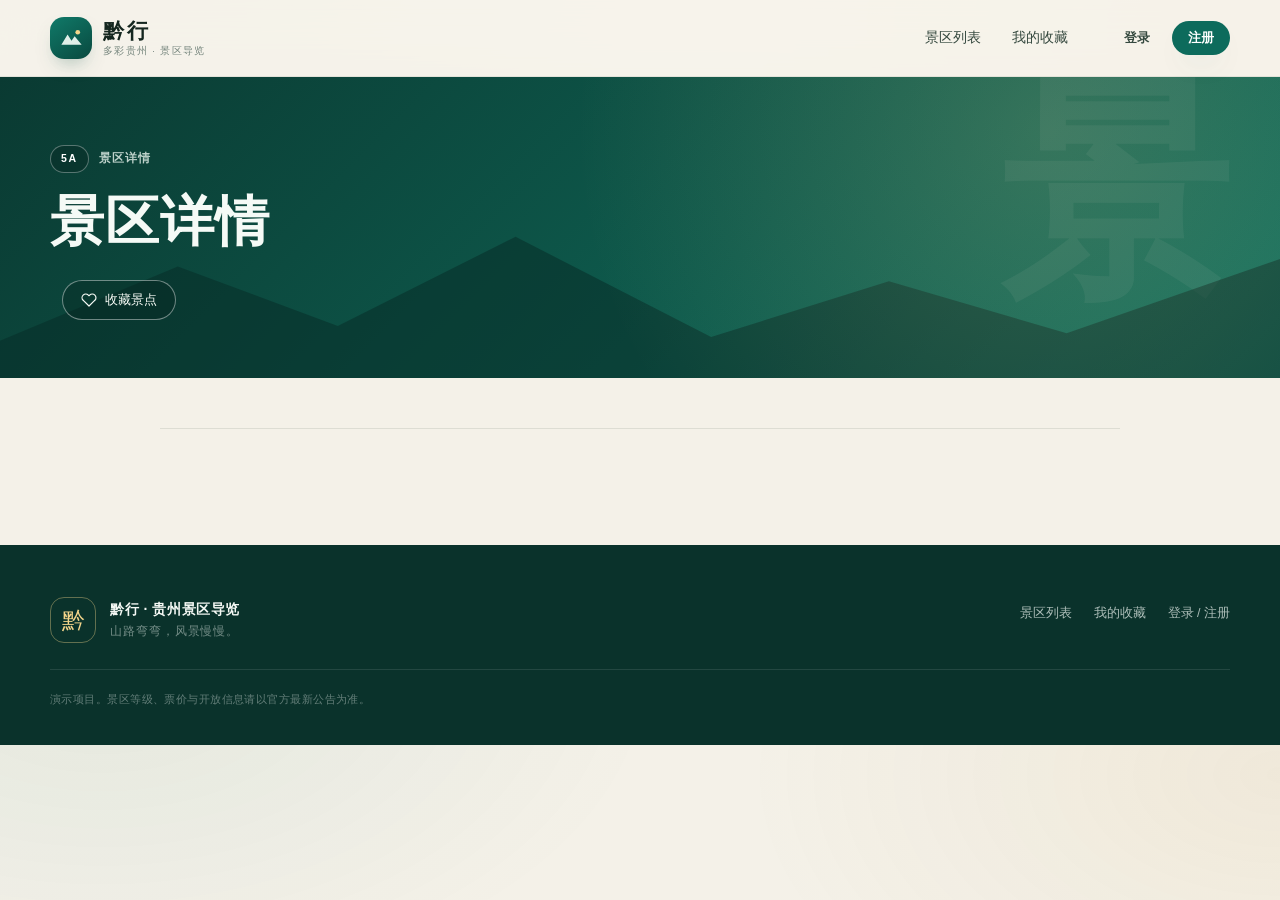
<file: spot.html>
﻿<!DOCTYPE html>
<html lang="zh-CN">
<head>
  <meta charset="UTF-8">
  <meta name="viewport" content="width=device-width, initial-scale=1.0">
  <meta name="description" content="黔行 · 贵州景区详情：查看景区介绍、最佳季节、票价与游客评价。">
  <meta name="theme-color" content="#0d5c4d">
  <title>景区详情 · 黔行</title>
  <link rel="icon" href="assets/favicon.svg" type="image/svg+xml">
  <link rel="stylesheet" href="assets/css/main.css">
</head>
<body data-page="spot">
  <header class="site-header">
    <div class="container header-inner">
      <a class="brand" data-go-home aria-label="黔行 · 贵州景区导览首页">
        <span class="brand-mark" aria-hidden="true">
          <svg viewBox="0 0 32 32" focusable="false">
            <path d="M3 24 11 11l5 8 4-6 9 11H3Z" fill="currentColor" opacity=".96"/>
            <circle cx="24" cy="8" r="3" fill="#f4d58b"/>
          </svg>
        </span>
        <span class="brand-text">
          <strong>黔行</strong>
          <small>多彩贵州 · 景区导览</small>
        </span>
      </a>

      <nav class="main-nav" aria-label="主导航">
        <a data-go-home data-nav="home">景区列表</a>
        <a href="favorites.html" data-nav="favorites">
          我的收藏
          <span class="nav-count" id="favNavCount" hidden>0</span>
        </a>
      </nav>

      <div class="header-auth" id="headerAuth">
        <a class="btn btn-quiet btn-sm" href="login.html">登录</a>
        <a class="btn btn-solid btn-sm" href="login.html?tab=register">注册</a>
      </div>
    </div>
  </header>

  <main>
    <section class="page-hero spot-hero" id="spotHero">
      <div class="page-hero-art" aria-hidden="true">
        <span id="spotWatermark">景</span>
        <svg viewBox="0 0 1440 300" preserveAspectRatio="none" focusable="false">
          <path d="M0 250 200 150 380 230 580 110 800 245 1000 170 1200 240 1440 140V300H0Z"/>
        </svg>
      </div>
      <div class="container page-hero-inner spot-hero-inner">
        <p class="spot-hero-kicker">
          <span class="level-pill spot-level" id="spotLevel" data-level="5A">5A</span>
          <span class="spot-hero-city" id="spotEyebrow">景区详情</span>
        </p>
        <h1 id="spotName">景区详情</h1>
        <p class="spot-hero-lead" id="spotLead"></p>
        <div class="spot-hero-actions">
          <div id="spotRating"></div>
          <button type="button" class="spot-fav-btn" id="spotFav" data-fav="" aria-pressed="false">
            <svg viewBox="0 0 24 24" width="16" height="16" aria-hidden="true" focusable="false"><path d="M20.8 4.6a5.5 5.5 0 0 0-7.8 0L12 5.6l-1-1a5.5 5.5 0 1 0-7.8 7.8l1 1L12 21l7.8-7.6 1-1a5.5 5.5 0 0 0 0-7.8Z" fill="none" stroke="currentColor" stroke-width="1.8" stroke-linecap="round" stroke-linejoin="round"/></svg>
            <span class="fav-text" id="spotFavText">收藏景点</span>
          </button>
        </div>
      </div>
    </section>

    <div class="container">
      <div class="spot-detail" id="spotDetail">
        <div class="spot-main" id="spotMain"></div>
        <div class="spot-reviews reviews-block" id="spotReviews" data-reviews-for=""></div>
      </div>

      <div class="empty-state" id="spotMissing" hidden></div>
    </div>
  </main>

  <footer class="site-footer">
    <div class="container footer-inner">
      <div class="footer-brand">
        <span class="footer-mark" aria-hidden="true">黔</span>
        <div>
          <strong>黔行 · 贵州景区导览</strong>
          <p>山路弯弯，风景慢慢。</p>
        </div>
      </div>
      <div class="footer-links">
        <a data-go-home>景区列表</a>
        <a href="favorites.html">我的收藏</a>
        <a href="login.html">登录 / 注册</a>
      </div>
      <p class="footer-note">演示项目。景区等级、票价与开放信息请以官方最新公告为准。</p>
    </div>
  </footer>

  <script src="assets/js/navigate.js" defer></script>
  <script src="assets/js/data.js" defer></script>
  <script src="assets/js/store.js" defer></script>
  <script src="assets/js/reviews.js" defer></script>
  <script src="assets/js/ui.js" defer></script>
  <script src="assets/js/spot.js" defer></script>
</body>
</html>
</file>
<file: assets/css/main.css>
:root {
  --bg: #f4f1e8;
  --bg-deep: #ece6d9;
  --surface: #fffdf8;
  --ink: #14261f;
  --ink-soft: #35493f;
  --muted: #74847c;
  --line: rgba(20, 38, 31, 0.1);
  --line-strong: rgba(20, 38, 31, 0.2);
  --green: #0d6b5c;
  --green-deep: #084a41;
  --green-soft: #dcece5;
  --gold: #b9842c;
  --gold-soft: #f4e5c6;
  --red: #c1484f;
  --shadow-sm: 0 8px 28px -18px rgba(13, 50, 40, 0.35);
  --shadow: 0 22px 55px -30px rgba(9, 44, 36, 0.4);
  --radius-lg: 26px;
  --radius: 18px;
  --header-h: 76px;
  --font-sans: "PingFang SC", "Hiragino Sans GB", "Microsoft YaHei", "Source Han Sans SC", sans-serif;
  --font-display: "Noto Serif SC", "Source Han Serif SC", "Songti SC", "STSong", "SimSun", serif;
}

* {
  box-sizing: border-box;
}

[hidden] {
  display: none !important;
}

html {
  scroll-behavior: smooth;
}

body {
  margin: 0;
  min-width: 300px;
  color: var(--ink);
  background:
    radial-gradient(900px 540px at 8% -10%, rgba(13, 107, 92, 0.07), transparent 62%),
    radial-gradient(860px 520px at 100% 4%, rgba(185, 132, 44, 0.08), transparent 62%),
    var(--bg);
  font-family: var(--font-sans);
  -webkit-font-smoothing: antialiased;
  text-rendering: optimizeLegibility;
}

body.modal-open {
  overflow: hidden;
}

img,
svg {
  display: block;
  max-width: 100%;
}

a {
  color: inherit;
  text-decoration: none;
}

button,
input {
  font-family: inherit;
}

button {
  cursor: pointer;
}

h1,
h2,
h3,
p {
  margin: 0;
}

ul,
ol {
  margin: 0;
  padding: 0;
  list-style: none;
}

::selection {
  color: #fff;
  background: var(--green);
}

:focus-visible {
  outline: 2px solid var(--green);
  outline-offset: 3px;
}

.sr-only {
  position: absolute;
  width: 1px;
  height: 1px;
  padding: 0;
  margin: -1px;
  overflow: hidden;
  clip: rect(0, 0, 0, 0);
  white-space: nowrap;
  border: 0;
}

.container {
  width: min(1180px, calc(100% - 80px));
  margin: 0 auto;
}

/* ---------- Buttons ---------- */

.btn {
  display: inline-flex;
  align-items: center;
  justify-content: center;
  gap: 8px;
  min-height: 40px;
  padding: 11px 22px;
  border: 1px solid transparent;
  border-radius: 999px;
  font-size: 14px;
  font-weight: 600;
  line-height: 1.2;
  white-space: nowrap;
  transition: transform 0.22s ease, background-color 0.22s ease, color 0.22s ease, box-shadow 0.22s ease;
}

.btn:hover {
  transform: translateY(-1px);
}

.btn:active {
  transform: translateY(0);
}

.btn-solid {
  color: #fff;
  background: var(--green);
  box-shadow: 0 14px 28px -16px rgba(13, 107, 92, 0.75);
}

.btn-solid:hover {
  background: var(--green-deep);
}

.btn-outline {
  color: var(--ink);
  background: transparent;
  border-color: var(--line-strong);
}

.btn-outline:hover {
  color: var(--green-deep);
  border-color: rgba(13, 107, 92, 0.42);
  background: rgba(255, 255, 255, 0.5);
}

.btn-quiet {
  color: var(--ink-soft);
  background: transparent;
}

.btn-quiet:hover {
  color: var(--green-deep);
  background: rgba(13, 107, 92, 0.08);
}

.btn-sm {
  min-height: 34px;
  padding: 8px 15px;
  font-size: 12.5px;
}

.btn-block {
  width: 100%;
}

/* ---------- Header ---------- */

.site-header {
  position: sticky;
  top: 0;
  z-index: 40;
  background: rgba(247, 244, 236, 0.86);
  border-bottom: 1px solid rgba(20, 38, 31, 0.08);
  backdrop-filter: blur(18px);
  -webkit-backdrop-filter: blur(18px);
}

.header-inner {
  display: flex;
  align-items: center;
  gap: 26px;
  height: var(--header-h);
}

.brand {
  display: inline-flex;
  align-items: center;
  gap: 11px;
  flex: 0 0 auto;
}

.brand-mark {
  display: grid;
  place-items: center;
  width: 42px;
  height: 42px;
  border-radius: 14px;
  color: #e8f5ee;
  background: linear-gradient(145deg, #107a69, #09493f);
  box-shadow: 0 10px 22px -12px rgba(9, 74, 65, 0.7);
}

.brand-mark svg {
  width: 25px;
  height: 25px;
}

.brand-text {
  display: flex;
  flex-direction: column;
  gap: 4px;
  line-height: 1;
}

.brand-text strong {
  font-family: var(--font-display);
  font-size: 21px;
  font-weight: 700;
  letter-spacing: 0.12em;
}

.brand-text small {
  color: var(--muted);
  font-size: 9.5px;
  letter-spacing: 0.14em;
}

.main-nav {
  display: flex;
  align-items: center;
  gap: 3px;
  margin-left: auto;
}

.main-nav a {
  display: inline-flex;
  align-items: center;
  gap: 5px;
  padding: 9px 14px;
  border-radius: 999px;
  color: var(--ink-soft);
  font-size: 13.5px;
  transition: color 0.2s ease, background-color 0.2s ease;
}

.main-nav a:hover {
  color: var(--green-deep);
  background: rgba(13, 107, 92, 0.07);
}

.main-nav a.is-active {
  color: var(--green-deep);
  background: var(--green-soft);
  font-weight: 600;
}

.nav-count {
  display: inline-grid;
  place-items: center;
  min-width: 18px;
  height: 18px;
  padding: 0 5px;
  border-radius: 999px;
  color: #fff;
  background: var(--green);
  font-size: 10.5px;
  font-weight: 600;
  line-height: 1;
}

.header-auth {
  display: flex;
  align-items: center;
  gap: 6px;
  flex: 0 0 auto;
}

.user-chip {
  display: flex;
  align-items: center;
  gap: 9px;
  padding: 5px 12px 5px 5px;
  border: 1px solid var(--line);
  border-radius: 999px;
  background: rgba(255, 253, 248, 0.7);
}

.user-avatar {
  display: grid;
  place-items: center;
  width: 30px;
  height: 30px;
  border-radius: 50%;
  color: #fff;
  background: linear-gradient(145deg, var(--gold), #8f6420);
  font-family: var(--font-display);
  font-size: 14px;
  font-weight: 700;
}

.user-copy {
  display: flex;
  flex-direction: column;
  gap: 2px;
  line-height: 1.1;
}

.user-copy span {
  color: var(--muted);
  font-size: 9px;
  letter-spacing: 0.08em;
}

.user-copy strong {
  max-width: 100px;
  overflow: hidden;
  color: var(--ink);
  font-size: 12px;
  font-weight: 600;
  text-overflow: ellipsis;
  white-space: nowrap;
}

/* ---------- Hero ---------- */

.hero {
  position: relative;
  display: flex;
  align-items: center;
  min-height: 100vh;
  overflow: hidden;
  color: #f3f8f2;
  background: #082e29;
}

.hero-slides {
  position: absolute;
  inset: 0;
  z-index: 0;
}

.hero-slide {
  position: absolute;
  inset: 0;
  background-position: center;
  background-repeat: no-repeat;
  background-size: cover;
  opacity: 0;
  transition: opacity 0.9s ease;
  will-change: opacity;
}

.hero-slide.is-active {
  opacity: 1;
}

.hero-slide-brand {
  background: linear-gradient(135deg, #082e29 0%, #0b4a40 48%, #106859 100%);
}

.hero-slide[data-hero-slide="0"] {
  background-position: 50% 42%;
}

.hero-slide[data-hero-slide="1"] {
  background-position: 50% 45%;
}

.hero-slide[data-hero-slide="2"] {
  background-position: 50% 40%;
}

.hero-slide[data-hero-slide="3"] {
  background-position: 50% 46%;
}

.hero-slide[data-hero-slide="4"] {
  background-position: 50% 54%;
}

.hero-slide[data-hero-slide="5"] {
  background-position: 50% 46%;
}

.hero-shade {
  position: absolute;
  inset: 0;
  z-index: 1;
  background:
    radial-gradient(ellipse at 50% 45%, rgba(4, 26, 22, 0.5) 0%, rgba(4, 26, 22, 0.16) 58%, rgba(4, 26, 22, 0.48) 100%),
    linear-gradient(180deg, rgba(4, 26, 22, 0.46) 0%, rgba(4, 26, 22, 0.18) 45%, rgba(4, 26, 22, 0.58) 100%);
  pointer-events: none;
}

.hero-art {
  position: absolute;
  inset: 0;
  pointer-events: none;
}

.hero-watermark {
  position: absolute;
  top: 10px;
  right: -18px;
  color: rgba(247, 245, 232, 0.055);
  font-family: var(--font-display);
  font-size: clamp(150px, 22vw, 330px);
  font-weight: 700;
  line-height: 1;
  user-select: none;
}

.hero-ridges {
  position: absolute;
  right: 0;
  bottom: -2px;
  left: 0;
  width: 100%;
  height: 58%;
}

.ridge-1 {
  fill: #0a3d35;
  opacity: 0.5;
}

.ridge-2 {
  fill: #0b453b;
  opacity: 0.6;
}

.ridge-3 {
  fill: #072d28;
  opacity: 0.75;
}

.hero-inner {
  position: relative;
  z-index: 2;
  display: flex;
  flex-direction: column;
  align-items: center;
  justify-content: center;
  min-height: 100vh;
  padding: 118px 0 96px;
  text-align: center;
}

.hero-eyebrow {
  display: flex;
  align-items: center;
  justify-content: center;
  gap: 11px;
  color: #f4d58b;
  font-size: 10.5px;
  font-weight: 700;
  letter-spacing: 0.25em;
}

.hero-eyebrow span {
  width: 28px;
  height: 1px;
  background: #f4d58b;
}

.hero h1 {
  max-width: 820px;
  margin: 22px auto 20px;
  text-shadow: 0 4px 32px rgba(0, 0, 0, 0.45);
  font-family: var(--font-display);
  font-size: clamp(38px, 5.1vw, 62px);
  font-weight: 700;
  letter-spacing: 0.02em;
  line-height: 1.22;
}

.hero h1 em {
  position: relative;
  color: #f4d58b;
  font-style: normal;
}

.hero h1 em::after {
  position: absolute;
  right: 2px;
  bottom: -8px;
  left: 1px;
  height: 2px;
  background: linear-gradient(90deg, rgba(244, 213, 139, 0.85), rgba(244, 213, 139, 0));
  content: "";
}

.hero-desc {
  max-width: 620px;
  margin: 0 auto;
  padding: 0 4px;
  color: rgba(245, 251, 247, 0.95);
  font-size: 15px;
  line-height: 1.9;
  text-shadow: 0 2px 18px rgba(0, 0, 0, 0.6), 0 1px 4px rgba(0, 0, 0, 0.55);
}

.hero-search {
  display: flex;
  align-items: center;
  gap: 12px;
  width: min(600px, 100%);
  padding: 7px 8px 7px 20px;
  border: 1px solid var(--line-strong);
  border-radius: 999px;
  background: var(--surface);
  box-shadow: 0 20px 42px -30px rgba(13, 42, 34, 0.55);
}

.browse-search-row {
  display: flex;
  margin: 2px 0 24px;
}

.hero-search .search-icon {
  flex: 0 0 auto;
  color: var(--green);
}

.hero-search input {
  flex: 1;
  min-width: 0;
  padding: 12px 0;
  border: none;
  outline: none;
  color: var(--ink);
  background: transparent;
  font-size: 14.5px;
}

.hero-search input::placeholder {
  color: #93a199;
}

.hero-search input::-webkit-search-cancel-button {
  display: none;
}

.search-clear {
  display: grid;
  place-items: center;
  flex: 0 0 auto;
  width: 34px;
  height: 34px;
  padding: 0;
  border: none;
  border-radius: 50%;
  color: var(--muted);
  background: var(--bg-deep);
  font-size: 19px;
  line-height: 1;
}

.search-clear:hover {
  color: var(--ink);
  background: #e4ddcf;
}

.hero-stats {
  display: flex;
  align-items: stretch;
  justify-content: center;
  margin-top: 34px;
}

.stat {
  padding: 0 clamp(18px, 3.6vw, 44px);
  border-left: 1px solid rgba(255, 255, 255, 0.16);
}

.stat:first-child {
  padding-left: 0;
  border-left: 0;
}

.stat strong {
  display: block;
  color: #f4d58b;
  font-family: var(--font-display);
  font-size: 30px;
  font-weight: 700;
  line-height: 1;
}

.stat span {
  display: block;
  margin-top: 7px;
  color: rgba(238, 248, 243, 0.6);
  font-size: 11px;
  letter-spacing: 0.12em;
}

/* ---------- Hero arrows ---------- */

.hero-arrow {
  position: absolute;
  top: 50%;
  z-index: 4;
  display: grid;
  place-items: center;
  width: 50px;
  height: 50px;
  padding: 0;
  border: 1px solid rgba(255, 255, 255, 0.42);
  border-radius: 50%;
  color: #f7fbf6;
  background: rgba(6, 36, 30, 0.34);
  box-shadow: 0 12px 30px -18px rgba(0, 0, 0, 0.7);
  transform: translateY(-50%);
  transition: background-color 0.22s ease, border-color 0.22s ease, transform 0.22s ease;
  backdrop-filter: blur(6px);
  -webkit-backdrop-filter: blur(6px);
}

.hero-arrow:hover {
  border-color: rgba(244, 213, 139, 0.8);
  background: rgba(8, 55, 46, 0.76);
}

.hero-arrow:active {
  transform: translateY(-50%) scale(0.94);
}

.hero-arrow:focus-visible {
  outline: 2px solid rgba(244, 213, 139, 0.85);
  outline-offset: 3px;
}

.hero-arrow-prev {
  left: clamp(12px, 3.4vw, 46px);
}

.hero-arrow-next {
  right: clamp(12px, 3.4vw, 46px);
}

/* ---------- 首页：全屏轮播上的悬浮导航 ---------- */

body[data-page="home"] .site-header {
  position: fixed;
  top: 0;
  right: 0;
  left: 0;
  z-index: 60;
  background: transparent;
  border-bottom: 1px solid transparent;
  transition: background-color 0.32s ease, border-color 0.32s ease, box-shadow 0.32s ease;
}

body[data-page="home"] .site-header.is-solid {
  background: rgba(7, 42, 36, 0.92);
  border-bottom-color: rgba(255, 255, 255, 0.12);
  box-shadow: 0 18px 34px -26px rgba(0, 0, 0, 0.75);
}

body[data-page="home"] .brand-text strong,
body[data-page="home"] .user-copy strong {
  color: #f6fbf7;
}

body[data-page="home"] .brand-text small,
body[data-page="home"] .user-copy span {
  color: rgba(238, 248, 243, 0.72);
}

body[data-page="home"] .main-nav a {
  color: rgba(240, 250, 244, 0.88);
}

body[data-page="home"] .main-nav a:hover {
  color: #ffffff;
  background: rgba(255, 255, 255, 0.16);
}

body[data-page="home"] .main-nav a.is-active {
  color: #ffffff;
  background: rgba(255, 255, 255, 0.2);
}

body[data-page="home"] .btn-quiet {
  color: rgba(240, 250, 244, 0.92);
  background: rgba(255, 255, 255, 0.08);
}

body[data-page="home"] .btn-quiet:hover {
  color: #ffffff;
  background: rgba(255, 255, 255, 0.18);
}

body[data-page="home"] .user-chip {
  border-color: rgba(255, 255, 255, 0.34);
  background: rgba(255, 255, 255, 0.12);
}

/* ---------- 景区详情页 ---------- */

.spot-hero {
  background: linear-gradient(135deg, var(--c1, #0a3a32) 0%, var(--c2, #147260) 100%);
}

.spot-hero-inner {
  padding: 66px 0 54px;
}

.spot-hero-kicker {
  display: flex;
  flex-wrap: wrap;
  align-items: center;
  gap: 10px;
  margin: 0;
  color: #f4d58b;
  font-size: 11px;
  font-weight: 700;
  letter-spacing: 0.14em;
}

.spot-hero .spot-level {
  position: static;
  display: inline-flex;
  max-width: none;
  line-height: 1.5;
}

.spot-hero-city {
  color: rgba(240, 250, 244, 0.78);
  font-size: 11.5px;
  letter-spacing: 0.1em;
}

.spot-hero h1 {
  margin: 16px 0 10px;
  font-family: var(--font-display);
  font-size: clamp(34px, 4.6vw, 50px);
  letter-spacing: 0.02em;
  line-height: 1.2;
}

.spot-hero-lead {
  max-width: 660px;
  color: rgba(238, 248, 243, 0.82);
  font-size: 14.5px;
  line-height: 1.85;
}

.spot-hero-actions {
  display: flex;
  flex-wrap: wrap;
  align-items: center;
  gap: 12px;
  margin-top: 24px;
}

.spot-hero .dialog-rating {
  margin: 0;
  padding: 8px 13px;
  border-color: rgba(255, 255, 255, 0.24);
  background: rgba(6, 32, 27, 0.42);
  backdrop-filter: blur(6px);
  -webkit-backdrop-filter: blur(6px);
}

.spot-hero .dialog-rating .rating-count {
  color: rgba(238, 248, 243, 0.74);
}

.spot-fav-btn {
  display: inline-flex;
  align-items: center;
  gap: 8px;
  min-height: 40px;
  padding: 9px 18px;
  border: 1px solid rgba(255, 255, 255, 0.42);
  border-radius: 999px;
  color: #f7fbf6;
  background: rgba(6, 36, 30, 0.34);
  font-size: 13px;
  cursor: pointer;
  transition: background-color 0.22s ease, border-color 0.22s ease;
}

.spot-fav-btn:hover {
  background: rgba(8, 55, 46, 0.68);
  border-color: rgba(244, 213, 139, 0.7);
}

.spot-fav-btn.is-fav {
  color: #ffe2e2;
  border-color: rgba(255, 158, 158, 0.6);
}

.spot-fav-btn svg path {
  fill: none;
}

.spot-fav-btn.is-fav svg path {
  fill: currentColor;
}

.spot-detail {
  max-width: 960px;
  margin: 0 auto;
  padding: 46px 0 76px;
}

.spot-main {
  display: flex;
  flex-direction: column;
  gap: 28px;
}

.spot-section h2,
.spot-section h3 {
  margin-bottom: 12px;
  font-family: var(--font-display);
}

.spot-section h2 {
  font-size: 24px;
}

.spot-section h3 {
  font-size: 18px;
}

.spot-intro {
  color: var(--ink-soft);
  font-size: 15.5px;
  line-height: 1.95;
}

.spot-back {
  display: inline-flex;
  align-items: center;
  gap: 6px;
  color: var(--green-deep);
  font-size: 13.5px;
}

.spot-back:hover {
  color: var(--green);
}

.spot-reviews {
  margin-top: 46px;
  padding-top: 34px;
  border-top: 1px solid var(--line);
}

/* ---------- Browse ---------- */

.browse-head {
  display: flex;
  align-items: flex-end;
  justify-content: space-between;
  gap: 34px;
  padding: 74px 0 28px;
}

.section-eyebrow {
  margin-bottom: 10px;
  color: var(--gold);
  font-size: 10.5px;
  font-weight: 700;
  letter-spacing: 0.22em;
}

.browse-head h2 {
  font-family: var(--font-display);
  font-size: clamp(26px, 3vw, 34px);
  letter-spacing: 0.02em;
}

.browse-note {
  max-width: 380px;
  color: var(--muted);
  font-size: 13.5px;
  line-height: 1.8;
  text-align: right;
}

.filter-wrap {
  position: sticky;
  top: var(--header-h);
  z-index: 30;
  padding: 10px 0 14px;
  background: linear-gradient(to bottom, rgba(244, 241, 232, 0.98) 72%, rgba(244, 241, 232, 0));
}

.level-filter {
  display: inline-flex;
  gap: 3px;
  padding: 5px;
  border: 1px solid var(--line);
  border-radius: 999px;
  background: var(--surface);
  box-shadow: var(--shadow-sm);
}

.filter-tab {
  display: inline-flex;
  align-items: center;
  gap: 7px;
  padding: 9px 17px;
  border: none;
  border-radius: 999px;
  color: var(--ink-soft);
  background: transparent;
  font-size: 13.5px;
  transition: color 0.2s ease, background-color 0.2s ease;
}

.filter-tab:hover {
  color: var(--green-deep);
  background: rgba(13, 107, 92, 0.06);
}

.filter-tab.is-active {
  color: #fff;
  background: var(--green);
  box-shadow: 0 8px 18px -12px rgba(13, 107, 92, 0.9);
}

.tab-count {
  display: inline-grid;
  place-items: center;
  min-width: 19px;
  height: 19px;
  padding: 0 5px;
  border-radius: 999px;
  color: var(--muted);
  background: rgba(20, 38, 31, 0.06);
  font-size: 10.5px;
  font-weight: 600;
  line-height: 1;
}

.filter-tab.is-active .tab-count {
  color: #fff;
  background: rgba(255, 255, 255, 0.18);
}

.result-bar {
  display: flex;
  align-items: center;
  justify-content: space-between;
  gap: 18px;
  padding: 10px 2px 18px;
  color: var(--muted);
  font-size: 12.5px;
}

.result-text {
  letter-spacing: 0.02em;
}

.text-btn {
  padding: 0;
  border: none;
  color: var(--green);
  background: none;
  font-size: 12.5px;
  text-decoration: underline;
  text-underline-offset: 4px;
}

.text-btn:hover {
  color: var(--green-deep);
}

.text-link {
  color: var(--green);
  font-size: 12.5px;
  font-weight: 600;
  white-space: nowrap;
}

.text-link:hover {
  color: var(--green-deep);
}

/* ---------- Level sections ---------- */

.spot-sections {
  padding-bottom: 92px;
}

.level-section {
  margin-top: 36px;
}

.level-heading {
  display: flex;
  align-items: center;
  gap: 16px;
  margin-bottom: 22px;
  padding-bottom: 16px;
  border-bottom: 1px solid var(--line);
}

.level-stamp {
  display: grid;
  place-items: center;
  flex: 0 0 auto;
  width: 56px;
  height: 56px;
  border-radius: 16px;
  color: #fff;
  font-family: var(--font-display);
  font-size: 20px;
  font-weight: 700;
  letter-spacing: 0.02em;
  box-shadow: 0 12px 24px -14px rgba(13, 50, 40, 0.55);
}

.level-stamp[data-level="5A"] {
  background: linear-gradient(145deg, #a87424, #d9ad5b);
}

.level-stamp[data-level="4A"] {
  background: linear-gradient(145deg, #0b6255, #3d9a84);
}

.level-stamp[data-level="3A"] {
  background: linear-gradient(145deg, #46655f, #819b93);
}

.level-copy h2 {
  font-family: var(--font-display);
  font-size: 24px;
  letter-spacing: 0.02em;
}

.level-copy p {
  margin-top: 5px;
  color: var(--muted);
  font-size: 12px;
  letter-spacing: 0.03em;
}

.level-count {
  margin-left: auto;
  padding: 6px 12px;
  border: 1px solid var(--line);
  border-radius: 999px;
  color: var(--muted);
  background: rgba(255, 253, 248, 0.7);
  font-size: 11.5px;
  white-space: nowrap;
}

.spot-grid {
  display: grid;
  grid-template-columns: repeat(3, minmax(0, 1fr));
  gap: 24px;
}

/* ---------- Spot card ---------- */

.spot-card {
  display: flex;
  flex-direction: column;
  overflow: hidden;
  border: 1px solid rgba(20, 38, 31, 0.07);
  border-radius: var(--radius-lg);
  outline: none;
  background: var(--surface);
  box-shadow: 0 12px 32px -26px rgba(9, 44, 36, 0.4);
  cursor: pointer;
  transition: transform 0.34s ease, box-shadow 0.34s ease, border-color 0.34s ease;
}

.spot-card:hover,
.spot-card:focus-visible {
  transform: translateY(-6px);
  border-color: rgba(13, 107, 92, 0.24);
  box-shadow: 0 30px 54px -30px rgba(9, 44, 36, 0.48);
}

.spot-card:focus-visible {
  outline: 2px solid var(--green);
  outline-offset: 3px;
}

.card-visual {
  position: relative;
  height: 174px;
  overflow: hidden;
  background: linear-gradient(135deg, var(--c1, #0d6b5c), var(--c2, #57b89b));
}

.card-cover {
  position: absolute;
  inset: 0;
  width: 100%;
  height: 100%;
  object-fit: cover;
  z-index: 0;
  display: block;
}

.card-visual::after {
  position: absolute;
  inset: 0;
  z-index: 2;
  background: linear-gradient(to top, rgba(0, 0, 0, 0.45), transparent 55%);
  content: "";
}

.card-ridges {
  position: absolute;
  bottom: 0;
  left: 0;
  z-index: 1;
  width: 100%;
  height: 100%;
}

.card-ridges path:first-child {
  fill: rgba(255, 255, 255, 0.1);
}

.card-ridges path:last-child {
  fill: rgba(6, 30, 26, 0.22);
}

.visual-emoji {
  display: none;
}

.level-pill {
  position: absolute;
  top: 14px;
  left: 14px;
  z-index: 3;
  padding: 5px 10px;
  border: 1px solid rgba(255, 255, 255, 0.32);
  border-radius: 999px;
  color: #fff;
  background: rgba(8, 30, 26, 0.28);
  font-size: 10.5px;
  font-weight: 700;
  letter-spacing: 0.16em;
  line-height: 1.4;
  backdrop-filter: blur(8px);
  -webkit-backdrop-filter: blur(8px);
}

.fav-btn {
  position: absolute;
  top: 12px;
  right: 12px;
  z-index: 4;
  display: grid;
  place-items: center;
  width: 38px;
  height: 38px;
  padding: 0;
  border: 1px solid rgba(255, 255, 255, 0.35);
  border-radius: 50%;
  color: #fff;
  background: rgba(255, 255, 255, 0.17);
  backdrop-filter: blur(10px);
  -webkit-backdrop-filter: blur(10px);
  transition: transform 0.22s ease, background-color 0.22s ease, box-shadow 0.22s ease;
}

.fav-btn:hover {
  transform: scale(1.08);
  background: rgba(255, 255, 255, 0.32);
}

.fav-btn.is-fav {
  border-color: #cf4650;
  background: #cf4650;
  box-shadow: 0 9px 20px -8px rgba(207, 70, 80, 0.85);
}

.fav-btn.is-fav svg path {
  fill: currentColor;
}

.card-body {
  display: flex;
  flex: 1;
  flex-direction: column;
  padding: 20px 22px 18px;
}

.card-meta {
  display: flex;
  align-items: center;
  justify-content: space-between;
  gap: 10px;
  color: var(--muted);
  font-size: 11.5px;
}

.card-location {
  display: inline-flex;
  align-items: center;
  gap: 6px;
  min-width: 0;
}

.card-meta svg {
  flex: 0 0 auto;
  color: var(--gold);
}

.card-location span {
  overflow: hidden;
  text-overflow: ellipsis;
  white-space: nowrap;
}

.card-rating {
  display: inline-flex;
  flex: 0 0 auto;
  align-items: center;
  gap: 4px;
  padding: 3px 8px;
  border-radius: 999px;
  color: #8a5f14;
  background: var(--gold-soft);
  font-size: 11px;
  line-height: 1.5;
  white-space: nowrap;
}

.card-rating svg {
  color: var(--gold);
}

.card-rating .rating-score {
  color: #7a5310;
  font-size: 12px;
  font-weight: 800;
  letter-spacing: 0.01em;
}

.card-rating .rating-count {
  color: #9a814f;
  font-size: 10px;
  font-weight: 600;
}

.card-title {
  margin: 8px 0;
  color: var(--ink);
  font-family: var(--font-display);
  font-size: 23px;
  font-weight: 700;
  letter-spacing: 0.02em;
  line-height: 1.35;
}

.card-summary {
  display: -webkit-box;
  min-height: 46px;
  overflow: hidden;
  color: var(--ink-soft);
  font-size: 13px;
  line-height: 1.75;
  -webkit-box-orient: vertical;
  -webkit-line-clamp: 2;
}

.tag-row {
  display: flex;
  flex-wrap: wrap;
  gap: 6px;
  margin-top: 14px;
}

.tag {
  padding: 4px 8px;
  border-radius: 6px;
  color: var(--green);
  background: var(--green-soft);
  font-size: 10.5px;
  letter-spacing: 0.02em;
  line-height: 1.4;
}

.card-foot {
  display: flex;
  align-items: center;
  justify-content: space-between;
  margin-top: auto;
  padding-top: 17px;
  border-top: 1px dashed var(--line);
  color: var(--muted);
  font-size: 12px;
}

.card-foot span:first-child {
  color: var(--green);
  font-weight: 600;
}

.card-arrow {
  color: var(--green);
  font-size: 15px;
  transition: transform 0.25s ease;
}

.spot-card:hover .card-arrow {
  transform: translateX(4px);
}

/* ---------- Empty & locked ---------- */

.empty-state,
.locked-state {
  max-width: 590px;
  margin: 62px auto 96px;
  padding: 58px 40px;
  border: 1px solid var(--line);
  border-radius: 28px;
  background: var(--surface);
  box-shadow: var(--shadow);
  text-align: center;
}

.empty-icon,
.locked-icon {
  display: grid;
  place-items: center;
  width: 72px;
  height: 72px;
  margin: 0 auto 22px;
  border-radius: 50%;
  color: var(--green);
  background: var(--green-soft);
  font-size: 28px;
}

.empty-state h2,
.locked-state h2 {
  font-family: var(--font-display);
  font-size: 27px;
  letter-spacing: 0.02em;
}

.empty-state p,
.locked-state p {
  max-width: 390px;
  margin: 12px auto 26px;
  color: var(--muted);
  font-size: 13.5px;
  line-height: 1.85;
}

.locked-actions {
  display: flex;
  flex-wrap: wrap;
  justify-content: center;
  gap: 11px;
}

/* ---------- Footer ---------- */

.site-footer {
  padding: 52px 0 36px;
  color: rgba(241, 248, 244, 0.7);
  background: #0a322b;
}

.footer-inner {
  display: grid;
  grid-template-columns: 1.2fr auto;
  gap: 26px 40px;
  align-items: start;
}

.footer-brand {
  display: flex;
  align-items: center;
  gap: 14px;
}

.footer-mark {
  display: grid;
  place-items: center;
  width: 46px;
  height: 46px;
  border: 1px solid rgba(244, 213, 139, 0.38);
  border-radius: 14px;
  color: #f4d58b;
  font-family: var(--font-display);
  font-size: 23px;
}

.footer-brand strong {
  display: block;
  color: #f4f8f4;
  font-size: 14px;
  font-weight: 600;
  letter-spacing: 0.04em;
}

.footer-brand p {
  margin-top: 5px;
  color: rgba(241, 248, 244, 0.45);
  font-size: 11.5px;
  letter-spacing: 0.08em;
}

.footer-links {
  display: flex;
  flex-wrap: wrap;
  gap: 22px;
  padding-top: 8px;
  font-size: 12.5px;
}

.footer-links a {
  transition: color 0.2s ease;
}

.footer-links a:hover {
  color: #f4d58b;
}

.footer-note {
  grid-column: 1 / -1;
  padding-top: 20px;
  border-top: 1px solid rgba(255, 255, 255, 0.1);
  color: rgba(241, 248, 244, 0.38);
  font-size: 11px;
  letter-spacing: 0.04em;
  line-height: 1.7;
}

/* ---------- Toast ---------- */

.toast {
  position: fixed;
  bottom: 32px;
  left: 50%;
  z-index: 200;
  display: flex;
  align-items: center;
  gap: 10px;
  max-width: calc(100vw - 32px);
  padding: 12px 19px;
  border-radius: 999px;
  color: #fff;
  background: #0b332c;
  box-shadow: 0 18px 45px -18px rgba(0, 0, 0, 0.7);
  font-size: 13px;
  line-height: 1.4;
  opacity: 0;
  visibility: hidden;
  transform: translate(-50%, 16px);
  transition: opacity 0.24s ease, transform 0.24s ease, visibility 0.24s ease;
}

.toast.is-visible {
  opacity: 1;
  visibility: visible;
  transform: translate(-50%, 0);
}

.toast-icon {
  display: grid;
  place-items: center;
  flex: 0 0 auto;
  width: 19px;
  height: 19px;
  border-radius: 50%;
  color: #f4d58b;
  background: rgba(244, 213, 139, 0.16);
  font-size: 11px;
  font-weight: 700;
}

.toast-info .toast-icon {
  color: #a7d9ca;
  background: rgba(167, 217, 202, 0.14);
}

/* ---------- Modals ---------- */

.modal-overlay,
.prompt-overlay {
  position: fixed;
  inset: 0;
  z-index: 120;
  display: flex;
  align-items: center;
  justify-content: center;
  padding: 24px;
  overflow-y: auto;
  background: rgba(6, 24, 20, 0.58);
  opacity: 0;
  transition: opacity 0.22s ease;
  backdrop-filter: blur(8px);
  -webkit-backdrop-filter: blur(8px);
}

.prompt-overlay {
  z-index: 140;
}

.modal-overlay.is-open,
.prompt-overlay.is-open {
  opacity: 1;
}

.spot-dialog {
  position: relative;
  width: min(760px, 100%);
  max-height: calc(100vh - 48px);
  overflow-y: auto;
  border-radius: 28px;
  background: var(--surface);
  box-shadow: 0 45px 90px -35px rgba(0, 0, 0, 0.7);
  opacity: 0;
  transform: translateY(16px) scale(0.985);
  transition: transform 0.26s ease, opacity 0.26s ease;
}

.modal-overlay.is-open .spot-dialog {
  opacity: 1;
  transform: none;
}

.dialog-banner {
  position: relative;
  height: 212px;
  overflow: hidden;
  border-radius: 28px 28px 0 0;
  background: linear-gradient(135deg, var(--c1, #0d6b5c), var(--c2, #57b89b));
}

.banner-emoji {
  position: absolute;
  top: 52%;
  left: 50%;
  z-index: 2;
  transform: translate(-50%, -50%);
  font-size: 76px;
  filter: drop-shadow(0 16px 28px rgba(0, 0, 0, 0.3));
  line-height: 1;
}

.dialog-close {
  position: absolute;
  top: 16px;
  right: 16px;
  z-index: 5;
  display: grid;
  place-items: center;
  width: 40px;
  height: 40px;
  padding: 0;
  border: 1px solid rgba(255, 255, 255, 0.36);
  border-radius: 50%;
  color: #fff;
  background: rgba(10, 30, 26, 0.34);
  backdrop-filter: blur(9px);
  -webkit-backdrop-filter: blur(9px);
  transition: background-color 0.2s ease;
}

.dialog-close:hover {
  background: rgba(10, 30, 26, 0.55);
}

.dialog-close.on-light {
  border-color: var(--line);
  color: var(--ink-soft);
  background: var(--bg-deep);
}

.dialog-close.on-light:hover {
  background: #e2dbcd;
}

.dialog-body {
  padding: 26px 32px 8px;
}

.dialog-city {
  display: flex;
  align-items: center;
  gap: 7px;
  color: var(--muted);
  font-size: 12px;
}

.dialog-city svg {
  color: var(--gold);
}

.dialog-title {
  margin: 8px 0 14px;
  font-family: var(--font-display);
  font-size: clamp(28px, 3vw, 35px);
  letter-spacing: 0.02em;
  line-height: 1.3;
}

.dialog-intro {
  color: var(--ink-soft);
  font-size: 14px;
  line-height: 1.9;
}

.info-grid {
  display: grid;
  grid-template-columns: 1fr 1fr;
  gap: 1px;
  margin: 22px 0;
  overflow: hidden;
  border: 1px solid var(--line);
  border-radius: 16px;
  background: var(--line);
}

.info-item {
  padding: 14px 17px;
  background: var(--surface);
}

.info-label {
  display: block;
  margin-bottom: 6px;
  color: var(--muted);
  font-size: 10.5px;
  letter-spacing: 0.1em;
}

.info-item strong {
  display: block;
  color: var(--ink);
  font-size: 13px;
  font-weight: 600;
  line-height: 1.6;
}

.dialog-block {
  margin-bottom: 18px;
}

.dialog-block h3 {
  margin-bottom: 11px;
  color: var(--gold);
  font-size: 11px;
  font-weight: 700;
  letter-spacing: 0.14em;
}

.highlight-list {
  display: flex;
  flex-wrap: wrap;
  gap: 8px;
}

.highlight-chip {
  padding: 7px 12px;
  border-radius: 8px;
  color: var(--green-deep);
  background: var(--green-soft);
  font-size: 12px;
}

.dialog-body .tag-row {
  margin-bottom: 14px;
}

.dialog-foot {
  display: flex;
  align-items: center;
  justify-content: space-between;
  gap: 16px;
  padding: 18px 32px 24px;
  border-top: 1px solid var(--line);
}

.foot-hint {
  color: var(--muted);
  font-size: 11.5px;
  line-height: 1.5;
}

.dialog-fav {
  flex: 0 0 auto;
  min-height: 44px;
  padding: 11px 20px;
}

.dialog-fav.is-fav {
  background: var(--red);
  box-shadow: 0 12px 24px -14px rgba(193, 72, 79, 0.8);
}

.dialog-fav.is-fav:hover {
  background: #a93b43;
}

.dialog-fav.is-fav svg path {
  fill: currentColor;
}

/* ---------- Rating & reviews ---------- */

.dialog-rating {
  display: flex;
  flex-wrap: wrap;
  align-items: center;
  gap: 10px;
  margin-bottom: 16px;
  padding: 10px 14px;
  border: 1px solid var(--line);
  border-radius: 12px;
  background: #fbf7ec;
}

.rating-badge {
  display: inline-flex;
  align-items: center;
  gap: 5px;
  padding: 3px 10px 4px;
  border-radius: 999px;
  color: #8a5f14;
  background: var(--gold-soft);
  font-weight: 700;
}

.rating-badge svg {
  color: var(--gold);
}

.dialog-rating-score {
  font-family: var(--font-display);
  font-size: 20px;
  font-weight: 700;
  line-height: 1;
}

.rating-max {
  color: #a98d54;
  font-size: 10.5px;
  font-weight: 600;
}

.rating-stars,
.review-stars {
  display: inline-flex;
  gap: 1px;
}

.star-glyph {
  color: #ddd2bb;
  font-size: 13px;
  line-height: 1;
}

.star-glyph.is-on {
  color: var(--gold);
}

.dialog-rating .rating-count {
  color: var(--muted);
  font-size: 11px;
}

.reviews-block {
  margin: 4px 0 20px;
  padding-top: 20px;
  border-top: 1px solid var(--line);
}

.reviews-head {
  display: flex;
  align-items: flex-end;
  justify-content: space-between;
  gap: 12px;
  margin-bottom: 14px;
}

.reviews-eyebrow {
  margin-bottom: 4px;
  color: var(--gold);
  font-size: 9.5px;
  font-weight: 700;
  letter-spacing: 0.18em;
}

.reviews-head h3 {
  font-family: var(--font-display);
  font-size: 21px;
  font-weight: 700;
  line-height: 1.3;
}

.reviews-local-count {
  flex: 0 0 auto;
  padding: 4px 10px;
  border-radius: 999px;
  color: var(--muted);
  background: var(--bg-deep);
  font-size: 10.5px;
  line-height: 1.5;
}

.reviews-list {
  display: flex;
  flex-direction: column;
  gap: 10px;
  margin-bottom: 18px;
}

.review-item {
  display: flex;
  gap: 11px;
  padding: 12px 14px;
  border: 1px solid var(--line);
  border-radius: 14px;
  background: #fdfbf4;
}

.review-item.is-mine {
  border-color: rgba(13, 107, 92, 0.26);
  background: var(--green-soft);
}

.review-avatar {
  display: grid;
  flex: 0 0 auto;
  place-items: center;
  width: 32px;
  height: 32px;
  border-radius: 50%;
  color: #fff;
  background: var(--green);
  font-size: 12px;
  font-weight: 700;
}

.review-main {
  flex: 1;
  min-width: 0;
}

.review-top {
  display: flex;
  flex-wrap: wrap;
  align-items: center;
  gap: 8px;
}

.review-top strong {
  font-size: 12.5px;
  font-weight: 700;
}

.review-mine {
  padding: 1px 7px;
  border: 1px solid rgba(13, 107, 92, 0.3);
  border-radius: 999px;
  color: var(--green);
  font-size: 9.5px;
  line-height: 1.6;
}

.review-date {
  margin-left: auto;
  color: var(--muted);
  font-size: 10.5px;
}

.review-rating-row {
  display: flex;
  align-items: center;
  gap: 6px;
  margin-top: 4px;
}

.review-stars .star-glyph {
  font-size: 11.5px;
}

.review-score {
  color: var(--gold);
  font-size: 11px;
  font-weight: 700;
}

.review-content {
  margin-top: 6px;
  color: var(--ink-soft);
  font-size: 12px;
  line-height: 1.75;
  overflow-wrap: anywhere;
  white-space: pre-wrap;
}

.review-content.is-empty {
  color: var(--muted);
  font-style: italic;
}

.review-empty {
  padding: 22px 18px;
  border: 1px dashed var(--line-strong);
  border-radius: 14px;
  color: var(--muted);
  font-size: 12.5px;
  text-align: center;
}

.review-empty span {
  display: block;
  margin-bottom: 6px;
  font-size: 20px;
}

.review-form {
  padding: 15px 16px 16px;
  border: 1px solid var(--line);
  border-radius: 16px;
  background: #fbf8ef;
}

.review-form-head {
  display: flex;
  flex-wrap: wrap;
  align-items: flex-start;
  justify-content: space-between;
  gap: 8px 12px;
  margin-bottom: 12px;
}

.review-form-head h3 {
  font-size: 15px;
  font-weight: 700;
}

.review-form-head p {
  margin-top: 3px;
  color: var(--muted);
  font-size: 11px;
  line-height: 1.6;
}

.review-as {
  color: var(--muted);
  font-size: 10.5px;
}

.review-as strong {
  color: var(--green);
}

.review-stars-input {
  display: flex;
  flex-wrap: wrap;
  align-items: center;
  gap: 3px;
}

.star-rating-btn {
  padding: 0 2px;
  border: none;
  color: #d8cbb2;
  background: none;
  font-size: 23px;
  line-height: 1;
  transition: transform 0.15s ease, color 0.15s ease;
}

.star-rating-btn:hover {
  color: var(--gold);
  transform: scale(1.1);
}

.star-rating-btn.is-active {
  color: var(--gold);
  text-shadow: 0 2px 8px rgba(185, 132, 44, 0.35);
}

.rating-word {
  margin-left: 9px;
  color: var(--muted);
  font-size: 11.5px;
}

.review-input-wrap {
  position: relative;
  margin-top: 12px;
}

.review-input-wrap textarea {
  width: 100%;
  min-height: 84px;
  padding: 11px 13px 26px;
  border: 1px solid var(--line-strong);
  border-radius: 12px;
  outline: none;
  background: var(--surface);
  color: var(--ink);
  font-family: inherit;
  font-size: 12.5px;
  line-height: 1.7;
  resize: vertical;
  transition: border-color 0.2s ease, box-shadow 0.2s ease;
}

.review-input-wrap textarea:focus {
  border-color: var(--green);
  box-shadow: 0 0 0 3px rgba(13, 107, 92, 0.12);
}

.review-counter {
  position: absolute;
  right: 12px;
  bottom: 9px;
  color: var(--muted);
  font-size: 10.5px;
}

.review-error {
  margin-top: 8px;
  padding: 8px 11px;
  border-radius: 8px;
  color: var(--red);
  background: #fbe9e9;
  font-size: 11.5px;
  line-height: 1.6;
}

.review-actions {
  display: flex;
  align-items: center;
  gap: 14px;
  margin-top: 12px;
}

.review-submit {
  padding: 10px 22px;
  font-size: 13px;
}

.review-delete {
  padding: 2px;
  border: none;
  color: var(--red);
  background: none;
  font-size: 11.5px;
  text-decoration: underline;
  text-underline-offset: 3px;
}

.review-delete:hover {
  color: #9c2f36;
}

.review-login-hint {
  display: flex;
  flex-wrap: wrap;
  align-items: center;
  gap: 12px;
  padding: 14px;
  border: 1px dashed var(--line-strong);
  border-radius: 14px;
  background: #fbf8ef;
}

.review-login-icon {
  display: grid;
  flex: 0 0 auto;
  place-items: center;
  width: 38px;
  height: 38px;
  border-radius: 50%;
  color: var(--gold);
  background: var(--gold-soft);
}

.review-login-icon svg {
  width: 19px;
  height: 19px;
}

.review-login-copy {
  flex: 1;
  min-width: 165px;
}

.review-login-copy strong {
  font-size: 12.5px;
}

.review-login-copy p {
  margin-top: 3px;
  color: var(--muted);
  font-size: 11px;
  line-height: 1.6;
}

.review-login-hint .btn {
  flex: 0 0 auto;
}

.prompt-card {
  position: relative;
  width: min(430px, 100%);
  padding: 38px 34px 28px;
  border-radius: 26px;
  background: var(--surface);
  box-shadow: 0 40px 85px -30px rgba(0, 0, 0, 0.65);
  text-align: center;
  opacity: 0;
  transform: translateY(12px) scale(0.98);
  transition: transform 0.24s ease, opacity 0.24s ease;
}

.prompt-overlay.is-open .prompt-card {
  opacity: 1;
  transform: none;
}

.prompt-icon {
  display: grid;
  place-items: center;
  width: 66px;
  height: 66px;
  margin: 0 auto 20px;
  border-radius: 50%;
  color: var(--gold);
  background: var(--gold-soft);
}

.prompt-card h2 {
  padding: 0 12px;
  font-family: var(--font-display);
  font-size: 23px;
  letter-spacing: 0.01em;
  line-height: 1.5;
}

.prompt-card p {
  margin: 12px 0 24px;
  color: var(--muted);
  font-size: 13px;
  line-height: 1.85;
}

.prompt-actions {
  display: grid;
  grid-template-columns: 1fr 1fr;
  gap: 10px;
}

.prompt-actions .btn {
  padding: 12px 10px;
}

.prompt-later {
  margin-top: 18px;
  padding: 4px;
  border: none;
  color: var(--muted);
  background: none;
  font-size: 12px;
  text-decoration: underline;
  text-underline-offset: 4px;
}

.prompt-later:hover {
  color: var(--ink);
}

/* ---------- Page hero (favorites) ---------- */

.page-hero {
  position: relative;
  overflow: hidden;
  color: #f5faf6;
  background: linear-gradient(135deg, #0a3a32 0%, #0e5b4d 58%, #147260 100%);
}

.page-hero::after {
  position: absolute;
  inset: 0;
  background: radial-gradient(circle at 82% 18%, rgba(244, 213, 139, 0.17), transparent 44%);
  content: "";
  pointer-events: none;
}

.page-hero-art {
  position: absolute;
  inset: 0;
  pointer-events: none;
}

.page-hero-art span {
  position: absolute;
  top: 4px;
  right: 4%;
  color: rgba(247, 245, 232, 0.06);
  font-family: var(--font-display);
  font-size: clamp(130px, 18vw, 240px);
  font-weight: 700;
  line-height: 1;
}

.page-hero-art svg {
  position: absolute;
  right: 0;
  bottom: 0;
  left: 0;
  width: 100%;
  height: 74%;
  opacity: 0.55;
}

.page-hero-art path {
  fill: #072d28;
}

.page-hero-inner {
  position: relative;
  z-index: 2;
  padding: 68px 0 58px;
}

.page-hero h1 {
  margin: 16px 0 12px;
  font-family: var(--font-display);
  font-size: clamp(36px, 5vw, 54px);
  letter-spacing: 0.02em;
  line-height: 1.25;
}

.page-hero p {
  max-width: 570px;
  color: rgba(238, 248, 243, 0.76);
  font-size: 14.5px;
  line-height: 1.85;
}

.page-hero-meta {
  display: flex;
  align-items: center;
  gap: 9px;
  margin-top: 24px;
  color: rgba(238, 248, 243, 0.6);
  font-size: 12px;
  letter-spacing: 0.03em;
}

.page-hero-meta strong {
  color: #f4d58b;
  font-family: var(--font-display);
  font-size: 27px;
  line-height: 1;
}

.meta-dot {
  margin: 0 2px;
}

.favorites-main {
  min-height: 48vh;
  padding-top: 26px;
}

.favorites-bar {
  padding-bottom: 17px;
  border-bottom: 1px solid var(--line);
}

.collection {
  padding: 18px 0 90px;
}

.collection-head {
  display: flex;
  align-items: center;
  justify-content: space-between;
  gap: 20px;
  margin-bottom: 22px;
}

.collection-head h2 {
  font-family: var(--font-display);
  font-size: 27px;
  letter-spacing: 0.02em;
}

.collection-head .section-eyebrow {
  margin-bottom: 7px;
}

/* ---------- Auth page ---------- */

.auth-body {
  background: var(--bg);
}

.auth-shell {
  display: grid;
  grid-template-columns: minmax(0, 1.08fr) minmax(0, 0.92fr);
  min-height: 100vh;
}

.auth-visual {
  position: relative;
  display: flex;
  flex-direction: column;
  justify-content: space-between;
  min-height: 100vh;
  overflow: hidden;
  padding: 34px clamp(32px, 4.8vw, 64px);
  color: #f2f9f5;
  background: linear-gradient(145deg, #082e29 0%, #0b4a40 55%, #0f6657 100%);
}

.auth-art {
  position: absolute;
  inset: 0;
  pointer-events: none;
}

.auth-watermark {
  position: absolute;
  top: 40px;
  right: -18px;
  color: rgba(247, 245, 232, 0.05);
  font-family: var(--font-display);
  font-size: clamp(150px, 21vw, 300px);
  font-weight: 700;
  line-height: 1;
  user-select: none;
}

.auth-art svg {
  position: absolute;
  bottom: 0;
  left: 0;
  width: 100%;
  height: 76%;
}

.auth-sun {
  fill: rgba(244, 213, 139, 0.16);
}

.auth-ridge-1 {
  fill: #0a3d34;
  opacity: 0.68;
}

.auth-ridge-2 {
  fill: #0b433a;
  opacity: 0.72;
}

.auth-ridge-3 {
  fill: #072d28;
  opacity: 0.8;
}

.auth-visual-top {
  position: relative;
  z-index: 3;
  display: flex;
  align-items: center;
  justify-content: space-between;
  gap: 20px;
}

.brand-light .brand-mark {
  border: 1px solid rgba(255, 255, 255, 0.22);
  color: #f4d58b;
  background: rgba(255, 255, 255, 0.1);
  box-shadow: none;
  backdrop-filter: blur(8px);
  -webkit-backdrop-filter: blur(8px);
}

.brand-light .brand-text strong {
  color: #fff;
}

.brand-light .brand-text small {
  color: rgba(238, 248, 243, 0.56);
}

.auth-back {
  color: rgba(238, 248, 243, 0.66);
  font-size: 12px;
  letter-spacing: 0.02em;
  transition: color 0.2s ease;
}

.auth-back:hover {
  color: #f4d58b;
}

.auth-quote {
  position: relative;
  z-index: 3;
  max-width: 520px;
  margin: 56px 0;
}

.auth-kicker {
  padding: 0;
  color: #f4d58b;
  font-size: 10.5px;
  font-weight: 700;
  letter-spacing: 0.26em;
}

.auth-quote h1 {
  margin: 18px 0 22px;
  color: #f8fbf8;
  font-family: var(--font-display);
  font-size: clamp(36px, 4.2vw, 57px);
  font-weight: 700;
  letter-spacing: 0.02em;
  line-height: 1.32;
}

.auth-quote-desc {
  max-width: 450px;
  color: rgba(238, 248, 243, 0.7);
  font-size: 14.5px;
  line-height: 1.9;
}

.auth-pills {
  display: flex;
  flex-wrap: wrap;
  gap: 8px;
  margin-top: 28px;
}

.auth-pills span {
  padding: 7px 12px;
  border: 1px solid rgba(244, 213, 139, 0.25);
  border-radius: 999px;
  color: #f4d58b;
  background: rgba(244, 213, 139, 0.06);
  font-size: 11px;
  letter-spacing: 0.06em;
}

.auth-visual-foot {
  position: relative;
  z-index: 3;
  color: rgba(238, 248, 243, 0.38);
  font-size: 10.5px;
  letter-spacing: 0.1em;
}

.auth-main {
  display: flex;
  align-items: center;
  justify-content: center;
  padding: 46px clamp(24px, 5vw, 72px);
  background:
    radial-gradient(800px 500px at 85% 0%, rgba(185, 132, 44, 0.09), transparent 62%),
    radial-gradient(700px 500px at 8% 100%, rgba(13, 107, 92, 0.06), transparent 60%),
    var(--bg);
}

.auth-card {
  width: min(430px, 100%);
  padding: clamp(30px, 3.4vw, 42px);
  border: 1px solid var(--line);
  border-radius: 26px;
  background: rgba(255, 253, 248, 0.94);
  box-shadow: var(--shadow);
}

.auth-mobile-back {
  display: none;
}

.auth-eyebrow {
  margin-bottom: 11px;
  color: var(--gold);
  font-size: 10px;
  font-weight: 700;
  letter-spacing: 0.22em;
}

.auth-title {
  font-family: var(--font-display);
  font-size: 30px;
  letter-spacing: 0.02em;
  line-height: 1.35;
}

.auth-subtitle {
  margin-top: 8px;
  color: var(--muted);
  font-size: 13px;
  line-height: 1.7;
}

.auth-tabs {
  display: grid;
  grid-template-columns: 1fr 1fr;
  gap: 4px;
  margin: 24px 0 18px;
  padding: 4px;
  border-radius: 12px;
  background: var(--bg-deep);
}

.auth-tab {
  padding: 10px;
  border: none;
  border-radius: 9px;
  color: var(--muted);
  background: transparent;
  font-size: 13px;
  transition: color 0.2s ease, background-color 0.2s ease, box-shadow 0.2s ease;
}

.auth-tab.is-active {
  color: var(--green-deep);
  background: var(--surface);
  box-shadow: 0 2px 8px rgba(20, 38, 31, 0.08);
  font-weight: 700;
}

.session-notice {
  display: flex;
  align-items: center;
  justify-content: space-between;
  gap: 12px;
  margin-bottom: 15px;
  padding: 10px 13px;
  border-radius: 10px;
  color: var(--green-deep);
  background: var(--green-soft);
  font-size: 12px;
  line-height: 1.6;
}

.session-notice strong {
  font-weight: 700;
}

.session-actions {
  display: flex;
  flex: 0 0 auto;
  gap: 10px;
}

.session-actions a,
.session-actions button {
  padding: 0;
  border: none;
  color: var(--green);
  background: none;
  font-size: 12px;
  font-weight: 600;
  text-decoration: underline;
  text-underline-offset: 3px;
}

.form-error {
  margin-bottom: 14px;
  padding: 10px 13px;
  border: 1px solid #efc9c4;
  border-radius: 10px;
  color: #9e3833;
  background: #fbeeec;
  font-size: 12px;
  line-height: 1.6;
}

.auth-form {
  display: flex;
  flex-direction: column;
  gap: 16px;
}

.field label {
  display: flex;
  align-items: center;
  justify-content: space-between;
  gap: 10px;
  margin-bottom: 7px;
  color: var(--ink-soft);
  font-size: 12.5px;
  font-weight: 600;
}

.field-hint {
  color: var(--muted);
  font-size: 10.5px;
  font-weight: 400;
}

.field input {
  width: 100%;
  height: 48px;
  padding: 0 14px;
  border: 1px solid var(--line-strong);
  border-radius: 12px;
  outline: none;
  color: var(--ink);
  background: #fff;
  font-size: 14px;
  transition: border-color 0.2s ease, box-shadow 0.2s ease;
}

.field input::placeholder {
  color: #9aa8a0;
}

.field input:focus {
  border-color: var(--green);
  box-shadow: 0 0 0 3px rgba(13, 107, 92, 0.11);
}

.password-wrap {
  position: relative;
}

.password-wrap input {
  padding-right: 48px;
}

.eye-btn {
  position: absolute;
  top: 50%;
  right: 5px;
  display: grid;
  place-items: center;
  width: 38px;
  height: 38px;
  padding: 0;
  border: none;
  border-radius: 8px;
  color: var(--muted);
  background: transparent;
  transform: translateY(-50%);
}

.eye-btn:hover {
  color: var(--green);
  background: var(--green-soft);
}

.eye-btn .eye-open {
  display: block;
}

.eye-btn .eye-closed {
  display: none;
}

.eye-btn.is-visible .eye-open {
  display: none;
}

.eye-btn.is-visible .eye-closed {
  display: block;
}

.auth-submit {
  height: 50px;
  margin-top: 5px;
  border-radius: 13px;
  font-size: 14.5px;
}

.auth-switch {
  margin-top: 17px;
  color: var(--muted);
  font-size: 12px;
  text-align: center;
}

.auth-switch button {
  padding: 2px;
  border: none;
  color: var(--green);
  background: none;
  font-size: 12px;
  font-weight: 600;
  text-decoration: underline;
  text-underline-offset: 3px;
}

.auth-note {
  margin-top: 20px;
  padding-top: 15px;
  border-top: 1px dashed var(--line);
  color: var(--muted);
  font-size: 11px;
  line-height: 1.75;
  text-align: center;
}

/* ---------- Responsive ---------- */

@media (max-width: 1080px) {
  .spot-grid {
    grid-template-columns: repeat(2, minmax(0, 1fr));
  }

  .auth-shell {
    grid-template-columns: minmax(0, 1fr) minmax(0, 0.9fr);
  }

  .auth-quote h1 {
    font-size: clamp(32px, 4vw, 46px);
  }
}

@media (max-width: 900px) {
  .container {
    width: min(1180px, calc(100% - 48px));
  }

  .browse-head {
    align-items: flex-start;
    flex-direction: column;
    gap: 14px;
    padding-top: 60px;
  }

  .browse-note {
    max-width: 100%;
    text-align: left;
  }

  .hero,
  .hero-inner {
    min-height: 100vh;
  }

  .hero-inner {
    padding: 104px 0 76px;
  }

  .hero-stats {
    margin-top: 30px;
  }

  .auth-visual {
    padding: 30px 36px;
  }

  .auth-quote {
    margin: 40px 0;
  }
}

@media (max-width: 820px) {
  .auth-shell {
    display: block;
  }

  .auth-visual {
    min-height: 320px;
    padding: 26px 24px 46px;
  }

  .auth-visual-top {
    align-items: flex-start;
  }

  .auth-back {
    display: none;
  }

  .auth-quote {
    margin: 30px 0 0;
  }

  .auth-kicker {
    margin-top: 22px;
  }

  .auth-quote h1 {
    margin: 13px 0 0;
    font-size: clamp(30px, 7vw, 38px);
  }

  .auth-quote-desc,
  .auth-pills,
  .auth-visual-foot {
    display: none;
  }

  .auth-art svg {
    height: 88%;
  }

  .auth-main {
    padding: 0 20px 48px;
  }

  .auth-card {
    position: relative;
    z-index: 5;
    margin-top: -34px;
    padding: 26px 22px 28px;
  }

  .auth-mobile-back {
    display: inline-block;
    margin-bottom: 18px;
    color: var(--muted);
    font-size: 11.5px;
  }

  .auth-title {
    font-size: 27px;
  }

  .spot-grid {
    grid-template-columns: 1fr;
  }

  .hero-watermark {
    right: -40px;
    font-size: 210px;
  }
}

@media (max-width: 700px) {
  :root {
    --header-h: 64px;
  }

  .container {
    width: calc(100% - 32px);
  }

  .header-inner {
    gap: 8px;
  }

  .brand {
    gap: 8px;
  }

  .brand-mark {
    width: 36px;
    height: 36px;
    border-radius: 12px;
  }

  .brand-mark svg {
    width: 22px;
    height: 22px;
  }

  .brand-text strong {
    font-size: 18px;
    letter-spacing: 0.08em;
  }

  .brand-text small {
    display: none;
  }

  .main-nav {
    gap: 0;
  }

  .main-nav a {
    padding: 8px 9px;
    font-size: 12px;
  }

  .header-auth {
    margin-left: 2px;
  }

  .header-auth .btn {
    padding: 7px 10px;
    font-size: 11.5px;
  }

  .user-chip {
    padding: 3px;
    border: none;
    background: transparent;
  }

  .user-copy {
    display: none;
  }

  .user-avatar {
    width: 30px;
    height: 30px;
  }

  .hero h1 {
    margin-top: 18px;
    font-size: clamp(31px, 8.6vw, 40px);
  }

  .hero-desc {
    font-size: 13.5px;
  }

  .browse-search-row {
    margin-bottom: 20px;
  }

  .hero-search input {
    font-size: 13px;
  }

  .hero-search input::placeholder {
    font-size: 12.5px;
  }

  .stat {
    padding: 0 16px;
  }

  .stat strong {
    font-size: 25px;
  }

  .stat span {
    font-size: 10px;
  }

  .hero,
  .hero-inner {
    min-height: 100vh;
  }

  .hero-inner {
    padding: 96px 44px 60px;
  }

  .hero-arrow {
    width: 42px;
    height: 42px;
  }

  .hero-arrow-prev {
    left: 10px;
  }

  .hero-arrow-next {
    right: 10px;
  }

  .browse-head {
    padding-top: 48px;
    padding-bottom: 18px;
  }

  .browse-head h2 {
    font-size: 25px;
  }

  .filter-wrap {
    top: var(--header-h);
    margin: 0 -16px;
    padding: 10px 16px 12px;
  }

  .level-filter {
    display: flex;
    width: 100%;
    overflow-x: auto;
    scrollbar-width: none;
  }

  .level-filter::-webkit-scrollbar {
    display: none;
  }

  .filter-tab {
    flex: 1 0 auto;
    justify-content: center;
    padding: 8px 12px;
    font-size: 12px;
  }

  .level-heading {
    gap: 12px;
  }

  .level-stamp {
    width: 48px;
    height: 48px;
    border-radius: 14px;
    font-size: 18px;
  }

  .level-copy h2 {
    font-size: 21px;
  }

  .level-copy p {
    font-size: 11px;
  }

  .level-count {
    display: none;
  }

  .card-visual {
    height: 160px;
  }

  .card-title {
    font-size: 21px;
  }

  .card-foot {
    padding-top: 14px;
  }

  .result-bar {
    padding-bottom: 14px;
  }

  .spot-sections {
    padding-bottom: 60px;
  }

  .empty-state,
  .locked-state {
    margin: 40px auto 70px;
    padding: 42px 22px;
  }

  .empty-state h2,
  .locked-state h2 {
    font-size: 23px;
  }

  .page-hero-inner {
    padding: 52px 0 46px;
  }

  .page-hero h1 {
    font-size: 36px;
  }

  .page-hero p {
    font-size: 13px;
  }

  .collection {
    padding-bottom: 60px;
  }

  .collection-head h2 {
    font-size: 23px;
  }

  .footer-inner {
    grid-template-columns: 1fr;
    gap: 22px;
  }

  .footer-note {
    grid-column: auto;
  }

  .site-footer {
    padding: 40px 0 28px;
  }

  .modal-overlay,
  .prompt-overlay {
    align-items: flex-end;
    padding: 12px;
  }

  .spot-dialog {
    max-height: calc(100vh - 24px);
    border-radius: 22px;
  }

  .dialog-banner {
    height: 168px;
    border-radius: 22px 22px 0 0;
  }

  .banner-emoji {
    font-size: 60px;
  }

  .dialog-close {
    top: 12px;
    right: 12px;
    width: 36px;
    height: 36px;
  }

  .dialog-body {
    padding: 22px 22px 6px;
  }

  .dialog-title {
    font-size: 27px;
  }

  .dialog-intro {
    font-size: 13px;
  }

  .info-grid {
    grid-template-columns: 1fr;
    margin: 18px 0;
  }

  .info-item {
    padding: 12px 14px;
  }

  .dialog-foot {
    align-items: stretch;
    flex-direction: column;
    gap: 12px;
    padding: 16px 22px 22px;
  }

  .foot-hint {
    text-align: center;
  }

  .dialog-fav {
    width: 100%;
    justify-content: center;
  }

  .dialog-rating {
    gap: 8px;
    padding: 9px 12px;
  }

  .dialog-rating-score {
    font-size: 18px;
  }

  .reviews-block {
    margin-bottom: 16px;
    padding-top: 16px;
  }

  .review-form-head {
    flex-direction: column;
  }

  .review-actions {
    flex-wrap: wrap;
    gap: 10px;
  }

  .review-submit {
    flex: 1;
  }

  .review-login-hint {
    flex-direction: column;
    align-items: flex-start;
  }

  .review-login-hint .btn {
    width: 100%;
  }

  .prompt-card {
    padding: 32px 22px 24px;
    border-radius: 22px;
  }

  .prompt-card h2 {
    font-size: 20px;
  }

  .prompt-actions {
    grid-template-columns: 1fr;
  }

  .toast {
    bottom: 20px;
  }
}

@media (max-width: 390px) {
  .hero-stats .stat {
    padding: 0 12px;
  }

  .stat strong {
    font-size: 22px;
  }

  .stat span {
    letter-spacing: 0.06em;
  }

  .hero h1 {
    font-size: 29px;
  }

  .main-nav a {
    padding: 8px 7px;
    font-size: 11.5px;
  }

  .header-auth .btn-quiet {
    display: none;
  }

  .dialog-body {
    padding-right: 18px;
    padding-left: 18px;
  }

  .dialog-title {
    font-size: 24px;
  }
}

@media (prefers-reduced-motion: reduce) {
  *,
  *::before,
  *::after {
    scroll-behavior: auto !important;
    transition-duration: 0.01ms !important;
    animation-duration: 0.01ms !important;
  }
}

@media (max-width: 900px) {
  .spot-hero-inner {
    padding: 54px 0 46px;
  }

  .spot-detail {
    padding: 34px 0 62px;
  }
}

@media (max-width: 700px) {
  .spot-hero-inner {
    padding: 42px 0 40px;
  }

  .spot-hero-actions {
    gap: 10px;
  }

  body[data-page="home"] .header-inner {
    gap: 14px;
  }

  body[data-page="home"] .site-header {
    background: rgba(7, 42, 36, 0.32);
  }
}

/* ---------- 示例评价 ---------- */

.reviews-head {
  align-items: flex-start;
}

.reviews-note {
  max-width: 54ch;
  margin-top: 6px;
  color: var(--muted);
  font-size: 11px;
  line-height: 1.65;
}

.review-item.is-sample {
  border-style: dashed;
  background: #fbf7ec;
}

.review-sample {
  padding: 1px 7px;
  border: 1px solid rgba(185, 132, 44, 0.38);
  border-radius: 999px;
  color: var(--gold);
  background: rgba(244, 229, 198, 0.55);
  font-size: 9.5px;
  line-height: 1.6;
}

/* ---------- 市/自治州详情页 ---------- */

body[data-page="city"] .site-header {
  position: fixed;
  top: 0;
  right: 0;
  left: 0;
  z-index: 60;
  background: transparent;
  border-bottom: 1px solid transparent;
  transition: background-color 0.32s ease, border-color 0.32s ease, box-shadow 0.32s ease;
}

body[data-page="city"] .site-header.is-solid {
  background: rgba(7, 42, 36, 0.92);
  border-bottom-color: rgba(255, 255, 255, 0.12);
  box-shadow: 0 18px 34px -26px rgba(0, 0, 0, 0.75);
}

body[data-page="city"] .brand-text strong,
body[data-page="city"] .user-copy strong {
  color: #f6fbf7;
}

body[data-page="city"] .brand-text small,
body[data-page="city"] .user-copy span {
  color: rgba(238, 248, 243, 0.72);
}

body[data-page="city"] .main-nav a {
  color: rgba(240, 250, 244, 0.88);
}

body[data-page="city"] .main-nav a:hover {
  color: #fff;
  background: rgba(255, 255, 255, 0.16);
}

body[data-page="city"] .btn-quiet {
  color: rgba(240, 250, 244, 0.92);
  background: rgba(255, 255, 255, 0.08);
}

body[data-page="city"] .btn-quiet:hover {
  color: #fff;
  background: rgba(255, 255, 255, 0.18);
}

body[data-page="city"] .user-chip {
  border-color: rgba(255, 255, 255, 0.34);
  background: rgba(255, 255, 255, 0.12);
}

.city-hero {
  position: relative;
  padding-top: calc(var(--header-h) + 60px);
  padding-bottom: 52px;
  color: #f3f8f2;
  background: linear-gradient(135deg, #083a32 0%, #0d5c4d 48%, #126d5d 100%);
  overflow: hidden;
}

.city-hero::before {
  content: '';
  position: absolute;
  inset: 0;
  background:
    radial-gradient(600px 400px at 100% -10%, rgba(244, 213, 139, 0.12), transparent 60%),
    radial-gradient(500px 350px at -10% 110%, rgba(255, 255, 255, 0.08), transparent 55%);
  pointer-events: none;
}

.city-hero-inner {
  position: relative;
  z-index: 2;
  text-align: center;
}

.city-back {
  display: inline-flex;
  align-items: center;
  gap: 6px;
  margin-bottom: 22px;
  padding: 6px 14px;
  border: 1px solid rgba(255, 255, 255, 0.3);
  border-radius: 999px;
  color: rgba(245, 251, 247, 0.92);
  background: rgba(255, 255, 255, 0.08);
  font-size: 12.5px;
  transition: background-color 0.2s ease, border-color 0.2s ease;
}

.city-back:hover {
  color: #fff;
  border-color: rgba(244, 213, 139, 0.7);
  background: rgba(255, 255, 255, 0.15);
}

.city-hero-kicker {
  margin: 0 0 10px;
  color: #f4d58b;
  font-size: 11px;
  font-weight: 700;
  letter-spacing: 0.32em;
}

.city-hero h1 {
  margin: 0;
  font-family: var(--font-display);
  font-size: clamp(32px, 5vw, 54px);
  letter-spacing: 0.02em;
  line-height: 1.2;
  text-shadow: 0 4px 32px rgba(0, 0, 0, 0.35);
}

.city-hero-nick {
  margin-top: 8px;
  color: #f4d58b;
  font-size: 14px;
  font-weight: 600;
  letter-spacing: 0.08em;
}

.city-hero-desc {
  max-width: 680px;
  margin: 18px auto 0;
  color: rgba(245, 251, 247, 0.88);
  font-size: 13.5px;
  line-height: 1.85;
}

.city-main {
  padding-top: 36px;
}

.city-tabs {
  display: inline-flex;
  gap: 4px;
  margin-bottom: 28px;
  padding: 5px;
  border: 1px solid var(--line);
  border-radius: 999px;
  background: var(--surface);
  box-shadow: var(--shadow-sm);
}

.city-tab {
  display: inline-flex;
  align-items: center;
  gap: 7px;
  padding: 9px 18px;
  border: none;
  border-radius: 999px;
  color: var(--ink-soft);
  background: transparent;
  font-size: 13.5px;
  font-weight: 600;
  transition: color 0.2s ease, background-color 0.2s ease, box-shadow 0.2s ease;
}

.city-tab:hover {
  color: var(--green-deep);
  background: rgba(13, 107, 92, 0.06);
}

.city-tab.is-active {
  color: #fff;
  background: var(--green);
  box-shadow: 0 8px 18px -12px rgba(13, 107, 92, 0.9);
}

.city-tab-emoji {
  font-size: 15px;
}

.city-tab-count {
  display: inline-grid;
  place-items: center;
  min-width: 20px;
  height: 20px;
  padding: 0 6px;
  border-radius: 999px;
  color: var(--muted);
  background: rgba(20, 38, 31, 0.06);
  font-size: 10.5px;
  font-weight: 700;
  line-height: 1;
}

.city-tab.is-active .city-tab-count {
  color: #fff;
  background: rgba(255, 255, 255, 0.22);
}

.city-content {
  display: grid;
  grid-template-columns: repeat(2, minmax(0, 1fr));
  gap: 18px;
  padding-bottom: 36px;
}

.city-item {
  padding: 20px 22px 22px;
  border: 1px solid var(--line);
  border-radius: var(--radius);
  background: var(--surface);
  box-shadow: 0 8px 24px -22px rgba(9, 44, 36, 0.4);
  transition: transform 0.25s ease, box-shadow 0.25s ease, border-color 0.25s ease;
}

.city-item-linked {
  cursor: pointer;
}

.city-item-linked:hover {
  border-color: rgba(13, 107, 92, 0.4);
  box-shadow: var(--shadow);
  transform: translateY(-2px);
}

.city-item-head {
  display: flex;
  align-items: flex-start;
  justify-content: space-between;
  gap: 10px;
  margin-bottom: 8px;
}

.city-item-name {
  font-family: var(--font-display);
  font-size: 19px;
  letter-spacing: 0.02em;
}

.city-item-tag {
  flex: 0 0 auto;
  padding: 2px 9px;
  border: 1px solid rgba(185, 132, 44, 0.38);
  border-radius: 999px;
  color: var(--gold);
  background: rgba(244, 229, 198, 0.5);
  font-size: 10.5px;
  font-weight: 600;
  letter-spacing: 0.04em;
  white-space: nowrap;
}

.city-item-level {
  flex: 0 0 auto;
  padding: 2px 10px;
  border-radius: 999px;
  color: #fff;
  background: var(--muted);
  font-size: 10.5px;
  font-weight: 700;
  letter-spacing: 0.08em;
}

.city-item-level.level-5a {
  background: linear-gradient(145deg, #a87424, #d9ad5b);
}

.city-item-level.level-4a {
  background: linear-gradient(145deg, #0b6255, #3d9a84);
}

.city-item-rating {
  display: flex;
  align-items: center;
  gap: 8px;
  margin-bottom: 10px;
}

.city-item-stars {
  color: var(--gold);
  font-size: 13px;
  letter-spacing: 1px;
}

.city-item-num {
  color: var(--gold);
  font-size: 14px;
  font-weight: 700;
}

.city-item-price {
  margin-left: auto;
  color: var(--muted);
  font-size: 11.5px;
  letter-spacing: 0.04em;
}

.city-item-desc {
  color: var(--ink-soft);
  font-size: 13.5px;
  line-height: 1.8;
}

.city-item-addr {
  margin-top: 10px;
  padding-top: 9px;
  border-top: 1px dashed var(--line);
  color: var(--muted);
  font-size: 11.5px;
  font-style: normal;
  letter-spacing: 0.02em;
}

.city-empty {
  display: flex;
  flex-direction: column;
  align-items: center;
  gap: 12px;
  padding: 60px 24px;
  text-align: center;
}

.city-empty h2 {
  font-family: var(--font-display);
  font-size: 22px;
}

.city-empty p {
  color: var(--muted);
  font-size: 13px;
}

.city-note {
  margin-top: 12px;
  padding: 16px 20px;
  border-radius: 12px;
  color: var(--muted);
  font-size: 11.5px;
  line-height: 1.75;
  background: rgba(20, 38, 31, 0.04);
}

@media (max-width: 900px) {
  .city-content {
    grid-template-columns: minmax(0, 1fr);
  }

  .city-hero {
    padding-top: calc(var(--header-h) + 40px);
    padding-bottom: 40px;
  }
}

@media (max-width: 700px) {
  .city-tabs {
    width: 100%;
    justify-content: center;
  }

  .city-tab {
    flex: 1 0 auto;
    justify-content: center;
    padding: 8px 12px;
    font-size: 12.5px;
  }

  .city-item {
    padding: 16px 18px 18px;
  }

  .city-item-name {
    font-size: 17px;
  }
}

/* 首页主视觉滚动淋出（hero.js 写入 opacity / transform） */
.hero-inner {
  will-change: opacity, transform;
}
</file>
<file: assets/css/fullpage.css>
/* ---------- 首页整屏分页滚动 ---------- */

html.fp-mode,
html.fp-mode body {
  height: 100%;
  overflow: hidden;
}

/* SPA 视图下释放 fp-mode 锁定，让 body 恢复原生滚动 */
html.fp-mode body.spa-view {
  height: auto;
  overflow: visible;
}

html.fp-mode body[data-page="home"] {
  height: 100vh;
}

.fp-viewport {
  position: fixed;
  top: 0;
  right: 0;
  bottom: 0;
  left: 0;
  z-index: 1;
  overflow: hidden;
}

.fp-track {
  position: relative;
  width: 100%;
  background:
    radial-gradient(900px 540px at 8% -6%, rgba(13, 107, 92, 0.07), transparent 62%),
    radial-gradient(860px 520px at 100% 2%, rgba(185, 132, 44, 0.08), transparent 62%),
    var(--bg);
  will-change: transform;
  transition: transform 0.9s cubic-bezier(0.76, 0, 0.24, 1);
}

.fp-section {
  position: relative;
  height: 100vh;
  overflow: hidden;
}

.fp-section-hero .hero {
  height: 100vh;
  min-height: 100vh;
}

/* 第二屏：贵州行政区划地图 */
.fp-section-map {
  padding-top: calc(var(--header-h) + 28px);
  padding-bottom: 20px;
  background:
    radial-gradient(ellipse at 50% 15%, rgba(13, 107, 92, 0.08), transparent 55%),
    radial-gradient(ellipse at 50% 100%, rgba(185, 132, 44, 0.06), transparent 55%),
    var(--bg);
}

.fp-map-stage {
  position: relative;
  width: 100%;
  height: 100%;
  padding: 0 clamp(16px, 4vw, 60px);
}

.fp-map-head {
  text-align: center;
  margin-bottom: 10px;
}

.fp-map-kicker {
  margin: 0 0 6px;
  color: var(--gold);
  font-size: 10.5px;
  font-weight: 700;
  letter-spacing: 0.28em;
}

.fp-map-head h3 {
  font-family: var(--font-display);
  font-size: clamp(22px, 2.8vw, 32px);
  letter-spacing: 0.02em;
  line-height: 1.32;
}

.fp-map-head h3 em {
  font-style: normal;
  color: var(--green);
}

.fp-map-sub {
  margin-top: 4px;
  color: var(--muted);
  font-size: 13px;
  letter-spacing: 0.04em;
}

.fp-map-wrap {
  position: relative;
  width: min(1200px, 100%);
  height: calc(100vh - var(--header-h) - 170px);
  margin: 0 auto;
  border-radius: 22px;
  background: rgba(255, 255, 255, 0.78);
  box-shadow: 0 30px 60px -40px rgba(13, 50, 40, 0.42);
  overflow: hidden;
}

.fp-map-canvas {
  width: 100%;
  height: 100%;
}

.fp-map-tip {
  padding: 2px 0;
  line-height: 1.45;
}

.fp-map-tip strong {
  display: block;
  font-size: 13.5px;
  font-weight: 700;
  color: #f4d58b;
}

.fp-map-tip-sub {
  display: block;
  margin-top: 2px;
  color: rgba(245, 251, 247, 0.72);
  font-size: 11px;
  letter-spacing: 0.06em;
}

.fp-map-tip-stats {
  margin-top: 8px;
  padding-top: 6px;
  border-top: 1px solid rgba(244, 213, 139, 0.22);
  color: rgba(245, 251, 247, 0.9);
  font-size: 11.5px;
}

.fp-map-tip-stats em {
  font-style: normal;
  color: #f4d58b;
  font-weight: 700;
  margin: 0 2px;
}

/* 地图悬停提示（由 map.js 自行绘制，不依赖 ECharts 事件层） */
.fp-map-hover-tip {
  position: absolute;
  z-index: 4;
  min-width: 150px;
  padding: 10px 14px;
  border: 1px solid rgba(244, 213, 139, 0.55);
  border-radius: 10px;
  background: rgba(7, 42, 36, 0.92);
  box-shadow: 0 16px 34px -20px rgba(0, 0, 0, 0.65);
  pointer-events: none;
  opacity: 0;
  transform: translate(14px, -50%);
  transition: opacity 0.16s ease;
}

.fp-map-hover-tip.is-visible {
  opacity: 1;
}

.fp-map-back-btn {
  position: absolute;
  top: 14px;
  left: 50%;
  z-index: 5;
  display: inline-flex;
  align-items: center;
  gap: 6px;
  padding: 7px 14px;
  border: 1px solid rgba(13, 107, 92, 0.4);
  border-radius: 999px;
  color: var(--green-deep);
  background: rgba(255, 255, 255, 0.88);
  box-shadow: 0 8px 20px -14px rgba(13, 50, 40, 0.35);
  font-size: 12.5px;
  font-weight: 600;
  transform: translateX(-50%);
  transition: background-color 0.2s ease, border-color 0.2s ease, box-shadow 0.2s ease;
}

.fp-map-back-btn:hover {
  border-color: var(--green);
  background: #fff;
  box-shadow: 0 12px 28px -18px rgba(13, 50, 40, 0.5);
}

.fp-map-side-btn {
  position: absolute;
  z-index: 5;
  display: inline-flex;
  align-items: center;
  gap: 10px;
  min-width: 200px;
  padding: 10px 14px;
  border: none;
  border-radius: 14px;
  color: #fff;
  box-shadow: 0 12px 28px -18px rgba(0, 0, 0, 0.5);
  font-size: 12.5px;
  font-weight: 600;
  text-align: left;
  line-height: 1.4;
  cursor: pointer;
  transition: box-shadow 0.28s ease, transform 0.28s ease;
}

.fp-map-side-btn:hover {
  transform: translateY(-1px);
  box-shadow: 0 18px 36px -22px rgba(0, 0, 0, 0.55);
}

.fp-map-side-btn-food {
  top: 84px;
  left: 14px;
  background: linear-gradient(135deg, #c1484f 0%, #9e383d 100%);
}

.fp-map-side-btn-spot {
  top: 132px;
  left: 14px;
  background: linear-gradient(135deg, #0d6b5c 0%, #0a5045 100%);
}

.fp-map-side-btn-culture {
  top: 180px;
  left: 14px;
  background: linear-gradient(135deg, #7a4b9b 0%, #5a3678 100%);
}

.fp-map-side-btn-icon {
  flex: 0 0 auto;
  font-size: 20px;
  width: 24px;
  height: 24px;
  display: flex;
  align-items: center;
  justify-content: center;
}

.fp-map-side-btn-text {
  flex: 1 1 auto;
}

/* 离线降级：直接点击城市按钮列表 */
.fp-map-fallback {
  display: flex;
  flex-direction: column;
  align-items: center;
  justify-content: center;
  gap: 22px;
  padding: 40px 24px;
  width: 100%;
  height: 100%;
}

.fp-map-fallback-title {
  font-family: var(--font-display);
  font-size: 18px;
  letter-spacing: 0.04em;
}

.fp-map-fallback-grid {
  display: grid;
  grid-template-columns: repeat(3, minmax(0, 1fr));
  gap: 10px 14px;
  width: min(560px, 100%);
}

.fp-map-fallback-btn {
  display: flex;
  align-items: center;
  justify-content: space-between;
  padding: 12px 16px;
  border: 1px solid var(--line);
  border-radius: 14px;
  color: var(--ink);
  background: var(--surface);
  font-size: 13.5px;
  font-weight: 600;
  transition: border-color 0.2s ease, box-shadow 0.2s ease, transform 0.2s ease;
}

.fp-map-fallback-btn:hover {
  border-color: rgba(13, 107, 92, 0.5);
  box-shadow: var(--shadow-sm);
  transform: translateY(-1px);
}

.fp-map-fallback-name {
  color: inherit;
}

.fp-map-fallback-chev {
  color: var(--muted);
  font-size: 18px;
  font-weight: 400;
  line-height: 1;
}

.fp-map-fallback-hint {
  color: var(--muted);
  font-size: 11.5px;
  letter-spacing: 0.04em;
}

/* 第三屏：顶部筛选条固定不动，卡片区在下方独立滚动 */
.fp-section-list {
  padding-top: calc(var(--header-h) + 16px);
  display: flex;
  flex-direction: column;
  overflow: hidden;
}

.fp-list-head {
  flex: 0 0 auto;
}

/* 筛选条不再用 sticky，直接作为固定区的一部分 */
.fp-list-head .filter-wrap {
  position: static;
}

.fp-list-scroll {
  flex: 1 1 auto;
  min-height: 0;
  overflow-y: auto;
  overscroll-behavior: contain;
  scrollbar-width: thin;
}

.fp-section-list .browse-search-row {
  margin-top: 4px;
}

.fp-list-scroll .container {
  padding-bottom: 56px;
}

/* 首屏底部下滑提示 */
.fp-hint {
  position: absolute;
  bottom: 22px;
  left: 50%;
  z-index: 5;
  display: flex;
  flex-direction: column;
  align-items: center;
  gap: 7px;
  color: rgba(240, 250, 244, 0.8);
  font-size: 10.5px;
  letter-spacing: 0.24em;
  transform: translateX(-50%);
  pointer-events: none;
}

.fp-hint svg {
  width: 18px;
  height: 18px;
  animation: fp-bounce 2.1s ease-in-out infinite;
}

@keyframes fp-bounce {
  0%,
  100% {
    opacity: 0.5;
    transform: translateY(0);
  }

  50% {
    opacity: 1;
    transform: translateY(7px);
  }
}

/* 右侧圆点导航 */
.fp-dots {
  position: fixed;
  top: 50%;
  right: clamp(10px, 2vw, 26px);
  z-index: 70;
  display: flex;
  flex-direction: column;
  gap: 3px;
  padding: 12px 9px;
  border-radius: 999px;
  background: rgba(8, 46, 40, 0.34);
  backdrop-filter: blur(8px);
  -webkit-backdrop-filter: blur(8px);
  transform: translateY(-50%);
}

.fp-dot {
  display: flex;
  flex-direction: row-reverse;
  align-items: center;
  gap: 9px;
  padding: 5px 0;
  border: 0;
  color: rgba(244, 250, 246, 0.82);
  background: none;
  font-size: 10.5px;
  letter-spacing: 0.12em;
}

.fp-dot-label {
  max-width: 0;
  overflow: hidden;
  opacity: 0;
  white-space: nowrap;
  transition: max-width 0.3s ease, opacity 0.3s ease;
}

.fp-dot:hover .fp-dot-label,
.fp-dot.is-active .fp-dot-label {
  max-width: 90px;
  opacity: 1;
}

.fp-dot-mark {
  width: 9px;
  height: 9px;
  border: 1px solid rgba(255, 255, 255, 0.7);
  border-radius: 50%;
  transition: transform 0.3s ease, background-color 0.3s ease, border-color 0.3s ease;
}

.fp-dot:hover .fp-dot-mark {
  border-color: #f4d58b;
}

.fp-dot.is-active .fp-dot-mark {
  border-color: #f4d58b;
  background: #f4d58b;
  transform: scale(1.25);
}

/* 首屏轮播左右箭头位于右侧居中，把圆点导航暂时移到底部，避免重叠 */
body.fp-on-hero .fp-dots {
  top: auto;
  bottom: 72px;
  transform: none;
}

/* 屏内内容错峰淡入 */
html.fp-mode .fp-reveal {
  opacity: 0;
  transform: translate3d(0, 26px, 0);
  transition: opacity 0.66s ease, transform 0.78s cubic-bezier(0.22, 0.61, 0.36, 1);
}

html.fp-mode .fp-section.is-active .fp-reveal {
  opacity: 1;
  transform: translate3d(0, 0, 0);
}
/* ========== 文化视图（市/州文化 SPA） ========== */
.culture-main { padding: 28px 0 60px; }
.culture-back { margin: 0 0 14px; }
.culture-back-btn { display: inline-flex; align-items: center; gap: 6px; padding: 7px 14px; border-radius: 20px; border: 1px solid rgba(13,107,92,0.25); background: rgba(255,255,255,0.75); color: #0d6b5c; font-size: 13px; font-weight: 500; cursor: pointer; transition: background 0.2s, transform 0.2s; }
.culture-back-btn:hover { background: #fff; transform: translateX(-2px); }
.culture-hero { text-align: left; margin-bottom: 32px; padding-bottom: 20px; border-bottom: 1px solid rgba(13,107,92,0.12); }
.culture-hero-kicker { font-size: 12px; letter-spacing: 2px; color: #0d6b5c; font-weight: 600; margin: 0 0 6px; text-transform: uppercase; }
.culture-hero h1 { font-size: 34px; color: #084a41; margin: 0; font-weight: 700; letter-spacing: -0.5px; }
.culture-hero-nick { font-size: 14px; color: #6b7a75; margin: 6px 0 0; }

.culture-section { margin-bottom: 34px; }
.culture-section-title { font-size: 20px; color: #084a41; margin: 0 0 14px; display: flex; align-items: center; gap: 8px; font-weight: 600; border-left: 4px solid #0d6b5c; padding-left: 10px; }
.culture-section-emoji { font-size: 20px; }
.culture-text { font-size: 15px; line-height: 1.85; color: #3a4f48; margin: 0; text-align: justify; }
.culture-section-city { background: linear-gradient(135deg, rgba(13,107,92,0.05) 0%, rgba(13,107,92,0.01) 100%); padding: 22px 24px; border-radius: 16px; border: 1px solid rgba(13,107,92,0.1); }
.culture-section-city .culture-text { color: #1a3a30; }

.culture-spot-grid { display: grid; gap: 16px; grid-template-columns: 1fr; }
@media (min-width: 720px) { .culture-spot-grid { grid-template-columns: 1fr 1fr; } }
@media (min-width: 1080px) { .culture-spot-grid { grid-template-columns: 1fr 1fr 1fr; } }
.culture-spot-card { background: #fff; border: 1px solid rgba(13,107,92,0.1); border-radius: 14px; overflow: hidden; box-shadow: 0 4px 14px -10px rgba(0,0,0,0.25); transition: transform 0.25s, box-shadow 0.25s; }
.culture-spot-card:hover { transform: translateY(-3px); box-shadow: 0 12px 28px -16px rgba(0,0,0,0.35); }
.culture-spot-img { aspect-ratio: 16/10; overflow: hidden; background: #e7f2ee; }
.culture-spot-img img { width: 100%; height: 100%; object-fit: cover; }
.culture-spot-head { padding: 12px 16px 6px; }
.culture-spot-head h3 { font-size: 16px; color: #084a41; margin: 0; font-weight: 600; }
.culture-level { display: inline-block; font-size: 11px; padding: 2px 8px; border-radius: 10px; background: #c1484f; color: #fff; font-weight: 500; vertical-align: middle; margin-left: 4px; }
.culture-spot-card .culture-text { padding: 0 16px 16px; font-size: 13.5px; line-height: 1.75; }

/* ========== 景区详情页文化片段（插入在 intro 上方） ========== */
.spot-culture-block { margin: 0 0 28px; padding: 22px 24px; border-radius: 14px; background: linear-gradient(135deg, rgba(122,75,155,0.06) 0%, rgba(13,107,92,0.06) 100%); border: 1px solid rgba(122,75,155,0.15); }
.spot-culture-title { font-size: 16px; color: #5a3678; margin: 0 0 10px; font-weight: 600; display: flex; align-items: center; gap: 8px; }
.spot-culture-city-name { color: #0d6b5c; font-weight: 500; font-size: 13px; margin-left: auto; }
.spot-culture-text { font-size: 14.5px; line-height: 1.8; color: #3a4f48; margin: 0 0 14px; text-align: justify; }
.spot-culture-text:last-child { margin-bottom: 0; }

/* ========== 文化概览 · 饮食文化 ========== */
.culture-section-food {
  background: linear-gradient(135deg, rgba(193,72,79,0.06) 0%, rgba(193,72,79,0.015) 100%);
  padding: 22px 24px;
  border-radius: 16px;
  border: 1px solid rgba(193,72,79,0.14);
}
.culture-section-food .culture-section-title { border-left-color: #c1484f; }
.culture-section-sub {
  font-size: 13px;
  font-weight: 500;
  color: #a05257;
  padding-left: 10px;
  margin-left: 6px;
  border-left: 1px solid rgba(193,72,79,0.25);
}
.culture-dishes {
  display: flex;
  flex-wrap: wrap;
  gap: 8px;
  margin-top: 16px;
}
.culture-dish {
  display: inline-block;
  font-size: 13px;
  line-height: 1.4;
  padding: 6px 13px;
  border-radius: 14px;
  background: linear-gradient(135deg, #c1484f 0%, #9e383d 100%);
  color: #fff;
  font-weight: 500;
  box-shadow: 0 6px 14px -10px rgba(193,72,79,0.6);
}
</file>
<file: assets/css/admin.css>
/* 后台管理页样式（复用 main.css 的主题色与按钮/容器体系） */
.admin-main {
  padding: 32px 0 64px;
}

.admin-head {
  display: flex;
  justify-content: space-between;
  align-items: flex-end;
  gap: 16px;
  margin-bottom: 20px;
}
.admin-head h1 {
  margin: 6px 0 6px;
  font-size: 26px;
  color: #0d2b25;
}
.admin-sub {
  margin: 0;
  color: #5a6b66;
  font-size: 14px;
  line-height: 1.6;
}

.admin-stats {
  display: grid;
  grid-template-columns: repeat(3, 1fr);
  gap: 14px;
  margin-bottom: 20px;
}
.stat-card { display: flex; flex-direction: column; }
.stat-card .stat-label { font-size: 13px; color: #6b7a75; }
.stat-card .stat-value { font-size: 26px; font-weight: 700; color: #0d5c4d; margin-top: 4px; }
.stat-card {
  background: #fff;
  border: 1px solid #e3ebe8;
  border-radius: 12px;
  padding: 16px 18px;
}
.stat-card .label {
  font-size: 13px;
  color: #6b7a75;
}
.stat-card .value {
  font-size: 26px;
  font-weight: 700;
  color: #0d5c4d;
  margin-top: 4px;
}

.admin-table-wrap {
  background: #fff;
  border: 1px solid #e3ebe8;
  border-radius: 12px;
  overflow: hidden;
}
.admin-table {
  width: 100%;
  border-collapse: collapse;
  font-size: 14px;
}
.admin-table thead th {
  background: #f2f7f5;
  color: #0d5c4d;
  font-weight: 600;
  text-align: left;
  padding: 12px 14px;
  border-bottom: 1px solid #e3ebe8;
  white-space: nowrap;
}
.admin-table tbody td {
  padding: 12px 14px;
  border-bottom: 1px solid #eef3f1;
  vertical-align: middle;
}
.admin-table tbody tr:last-child td {
  border-bottom: none;
}
.admin-table .empty-row {
  text-align: center;
  color: #8a9792;
  padding: 28px;
}
.col-action {
  width: 150px;
  text-align: right;
}

.badge {
  display: inline-block;
  padding: 2px 10px;
  border-radius: 999px;
  font-size: 12px;
  line-height: 1.6;
  font-weight: 600;
}
.badge-admin { background: #e8f0fe; color: #1d4ed8; }
.badge-user  { background: #eef3f1; color: #4a5b56; }
.badge-active { background: #e6f6ec; color: #15803d; }
.badge-banned { background: #fdecec; color: #c0392b; }

.ban-info {
  font-size: 12px;
  color: #6b7a75;
  line-height: 1.6;
  max-width: 320px;
}
.ban-info .reason {
  color: #c0392b;
  font-weight: 600;
}

.btn-danger {
  background: #c0392b !important;
  color: #fff !important;
  border: 1px solid #c0392b !important;
}
.btn-danger:hover { background: #a93226 !important; }

/* 操作弹窗 */
.admin-modal {
  position: fixed;
  inset: 0;
  z-index: 1000;
  display: flex;
  align-items: center;
  justify-content: center;
}
.admin-modal[hidden] { display: none; }
.admin-modal-mask {
  position: absolute;
  inset: 0;
  background: rgba(13, 43, 37, 0.45);
}
.admin-modal-box {
  position: relative;
  width: 460px;
  max-width: calc(100vw - 32px);
  background: #fff;
  border-radius: 14px;
  padding: 22px 24px;
  box-shadow: 0 18px 48px rgba(13, 43, 37, 0.25);
}
.admin-modal-box h3 {
  margin: 0 0 8px;
  font-size: 18px;
  color: #0d2b25;
}
.admin-modal-msg {
  margin: 0 0 14px;
  font-size: 14px;
  color: #4a5b56;
}
.admin-modal-label {
  display: block;
  font-size: 13px;
  color: #4a5b56;
  margin-bottom: 6px;
}
.admin-modal-label .req { color: #c0392b; }
.admin-modal-box textarea {
  width: 100%;
  box-sizing: border-box;
  border: 1px solid #cfd9d5;
  border-radius: 8px;
  padding: 10px 12px;
  font-size: 14px;
  resize: vertical;
  font-family: inherit;
}
.admin-modal-box textarea:focus {
  outline: none;
  border-color: #0d5c4d;
  box-shadow: 0 0 0 3px rgba(13, 92, 77, 0.15);
}
.admin-modal-foot {
  display: flex;
  justify-content: space-between;
  align-items: center;
  margin-top: 14px;
}
.char-count {
  font-size: 12px;
  color: #8a9792;
}
.admin-modal-foot > div { display: flex; gap: 8px; }

/* 标签页导航 */
.admin-tabs {
  display: flex;
  gap: 6px;
  border-bottom: 1px solid #e3ebe8;
  margin-bottom: 18px;
  flex-wrap: wrap;
}
.admin-tab {
  background: transparent;
  border: none;
  border-bottom: 2px solid transparent;
  padding: 10px 16px;
  font-size: 14px;
  font-weight: 600;
  color: #6b7a75;
  cursor: pointer;
  font-family: inherit;
}
.admin-tab:hover { color: #0d5c4d; }
.admin-tab.is-active {
  color: #0d5c4d;
  border-bottom-color: #0d5c4d;
}

.admin-panel { margin-bottom: 12px; }
.panel-toolbar {
  display: flex;
  justify-content: space-between;
  align-items: center;
  gap: 12px;
  margin-bottom: 8px;
  flex-wrap: wrap;
}
.panel-toolbar h2 { margin: 0; font-size: 18px; color: #0d2b25; }
.panel-tip { margin: 0 0 12px; font-size: 13px; color: #6b7a75; }

/* 数据表（与旧 admin-table 共存） */
.data-table-wrap {
  background: #fff;
  border: 1px solid #e3ebe8;
  border-radius: 12px;
  overflow-x: auto;
}
.data-table {
  width: 100%;
  border-collapse: collapse;
  font-size: 14px;
}
.data-table thead th {
  background: #f2f7f5;
  color: #0d5c4d;
  font-weight: 600;
  text-align: left;
  padding: 12px 14px;
  border-bottom: 1px solid #e3ebe8;
  white-space: nowrap;
}
.data-table tbody td {
  padding: 12px 14px;
  border-bottom: 1px solid #eef3f1;
  vertical-align: middle;
}
.data-table tbody tr:last-child td { border-bottom: none; }
.data-table .empty-row { text-align: center; color: #8a9792; padding: 28px; }

.badge-level { background: #e8f0fe; color: #1d4ed8; }
.row-sub { font-size: 12px; color: #8a9792; margin-top: 2px; }
.col-rating { white-space: nowrap; color: #d97706; letter-spacing: 1px; }
.col-content { max-width: 360px; word-break: break-word; color: #4a5b56; }
.muted { color: #8a9792; }

/* 新增景点表单 */
.spot-form { display: flex; flex-direction: column; gap: 12px; }
.spot-form label {
  display: block;
  font-size: 13px;
  color: #4a5b56;
  font-weight: 600;
}
.spot-form label em { color: #c0392b; font-style: normal; }
.spot-form input[type="text"],
.spot-form input[type="number"],
.spot-form select,
.spot-form textarea {
  display: block;
  width: 100%;
  box-sizing: border-box;
  margin-top: 6px;
  border: 1px solid #cfd9d5;
  border-radius: 8px;
  padding: 9px 12px;
  font-size: 14px;
  font-family: inherit;
}
.spot-form textarea { resize: vertical; min-height: 72px; }
.spot-form input:focus,
.spot-form select:focus,
.spot-form textarea:focus {
  outline: none;
  border-color: #0d5c4d;
  box-shadow: 0 0 0 3px rgba(13, 92, 77, 0.15);
}
.form-row {
  display: grid;
  grid-template-columns: 1fr 1fr;
  gap: 12px;
}
.color-row { display: flex; gap: 8px; margin-top: 6px; }
.color-row input[type="color"] { width: 44px; height: 34px; padding: 2px; border: 1px solid #cfd9d5; border-radius: 8px; cursor: pointer; background: #fff; }

/* 弹窗卡片：统一白底容器，标题/说明/表单/按钮共享同一水平内边距；
   限高 + 内部滚动，避免内容过高时顶部标题被裁、底部按钮顶出视口 */
.modal-card {
  position: relative;
  width: 460px;
  max-width: calc(100vw - 32px);
  max-height: calc(100vh - 48px);
  overflow-y: auto;
  background: #fff;
  border-radius: 16px;
  padding: 22px 24px;
  box-sizing: border-box;
  box-shadow: 0 24px 60px rgba(13, 43, 37, 0.35);
}

.modal-card h3 {
  margin: 0 0 8px;
  font-size: 18px;
  color: #0d2b25;
}

.modal-desc {
  margin: 0 0 14px;
  font-size: 14px;
  line-height: 1.6;
  color: #4a5b56;
}

.modal-card textarea {
  width: 100%;
  box-sizing: border-box;
  border: 1px solid #cfd9d5;
  border-radius: 8px;
  padding: 10px 12px;
  font-size: 14px;
  font-family: inherit;
  resize: vertical;
}

.modal-card textarea:focus {
  outline: none;
  border-color: #0d5c4d;
  box-shadow: 0 0 0 3px rgba(13, 92, 77, 0.15);
}

.modal-card-wide { width: 680px; max-width: calc(100vw - 32px); }
.modal-actions { display: flex; justify-content: flex-end; gap: 8px; margin-top: 16px; }

@media (max-width: 720px) {
  .admin-stats { grid-template-columns: repeat(2, 1fr); }
  .data-table { font-size: 13px; }
  .form-row { grid-template-columns: 1fr; }
  .modal-card-wide { width: calc(100vw - 32px); }
}
</file>
